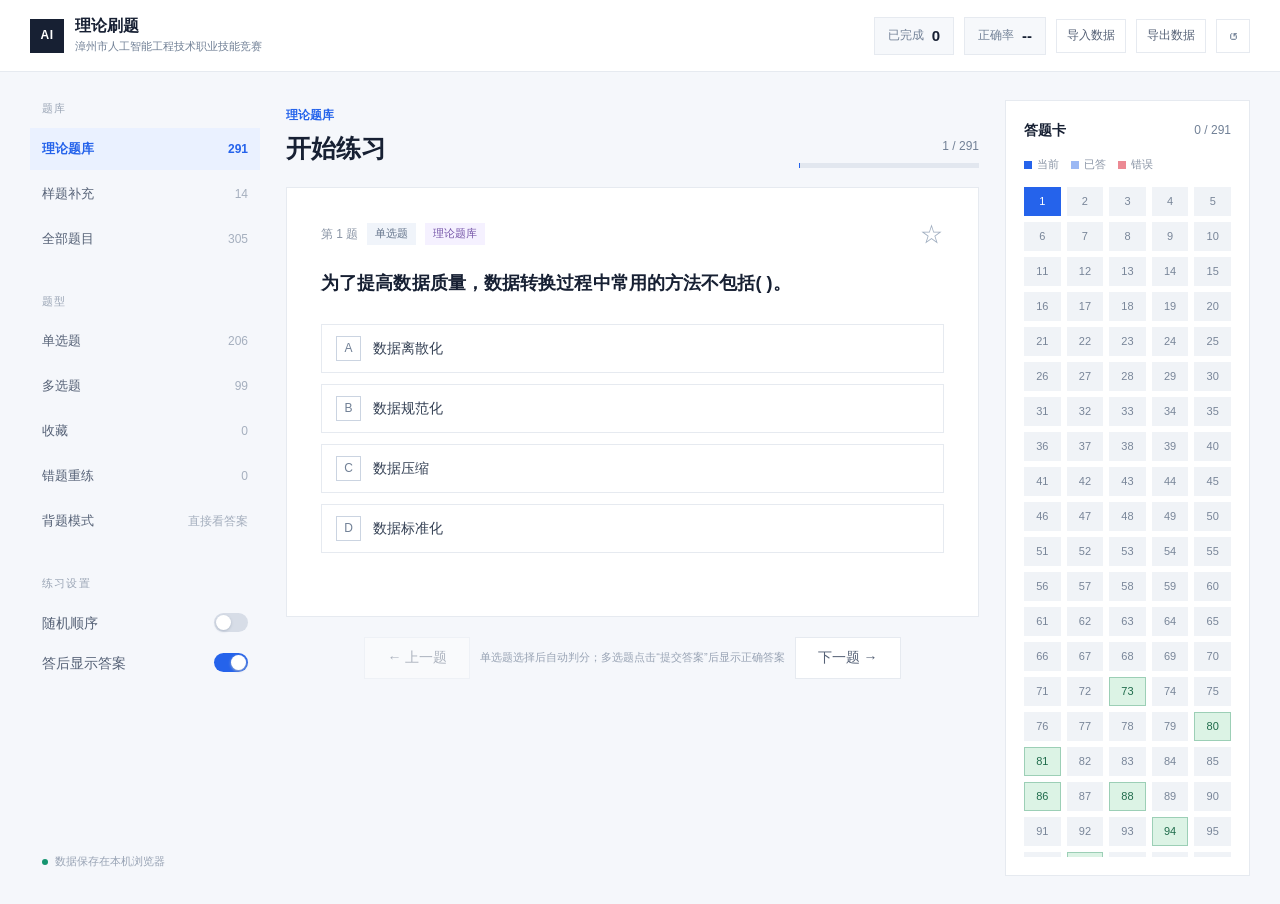
<file: index.html>
<!doctype html>
<html lang="zh-CN">
<head>
  <meta charset="UTF-8" />
  <meta name="viewport" content="width=device-width, initial-scale=1.0" />
  <title>智能工程技术 · 理论刷题</title>
  <link rel="stylesheet" href="style.css" />
</head>
<body>
  <header class="topbar">
    <div class="brand"><span class="brand-mark">AI</span><div><strong>理论刷题</strong><small>漳州市人工智能工程技术职业技能竞赛</small></div></div>
    <div class="top-actions"><div class="stat-chip"><span>已完成</span><b id="doneCount">0</b></div><div class="stat-chip"><span>正确率</span><b id="accuracy">--</b></div><button class="data-btn" id="importBtn" type="button" title="导入学习数据">导入数据</button><button class="data-btn" id="exportBtn" type="button" title="导出学习数据">导出数据</button><button class="icon-btn" id="resetBtn" title="清空本地记录">↺</button><input id="importFile" type="file" accept="application/json,.json" hidden></div>
  </header>
  <div class="layout">
    <aside class="sidebar">
      <div class="side-section"><div class="section-label">题库</div><button class="nav-btn active" data-source="theory"><span>理论题库</span><em id="theoryCount">291</em></button><button class="nav-btn" data-source="sample"><span>样题补充</span><em id="sampleCount">14</em></button><button class="nav-btn" data-source="all"><span>全部题目</span><em id="allCount">305</em></button></div>
      <div class="side-section"><div class="section-label">题型</div><button class="nav-btn" data-filter="single"><span>单选题</span><em id="singleCount">194</em></button><button class="nav-btn" data-filter="multiple"><span>多选题</span><em id="multipleCount">97</em></button><button class="nav-btn" data-filter="favorite"><span>收藏</span><em id="favoriteCount">0</em></button><button class="nav-btn" data-filter="wrong"><span>错题重练</span><em id="wrongCount">0</em></button><button class="nav-btn" data-mode="memorize"><span>背题模式</span><em>直接看答案</em></button></div>
      <div class="side-section"><div class="section-label">练习设置</div><label class="switch-row"><span>随机顺序</span><input type="checkbox" id="randomToggle"><i></i></label><label class="switch-row"><span>答后显示答案</span><input type="checkbox" id="instantToggle" checked><i></i></label></div>
      <div class="side-footer"><span class="dot"></span> 数据保存在本机浏览器</div>
    </aside>
    <main class="content">
      <div class="practice-head"><div><p class="eyebrow" id="modeLabel">全部题目</p><h1>开始练习</h1></div><div class="progress-wrap"><span id="progressText">1 / 130</span><div class="progress"><i id="progressBar"></i></div></div></div>
      <section class="question-card" id="questionCard"></section>
      <div class="bottom-actions"><button class="secondary-btn" id="prevBtn">← 上一题</button><span class="auto-submit-hint">单选题选择后自动判分；多选题点击“提交答案”后显示正确答案</span><button class="secondary-btn" id="nextBtn">下一题 →</button></div>
    </main>
    <aside class="palette-panel"><div class="palette-head"><strong>答题卡</strong><span id="paletteMeta">0 / 130</span></div><div class="legend"><span><i class="legend-dot current"></i>当前</span><span><i class="legend-dot done"></i>已答</span><span><i class="legend-dot wrong"></i>错误</span></div><div class="palette" id="palette"></div></aside>
  </div>
  <script src="questions.js"></script><script src="app.js"></script>
</body>
</html>
</file>
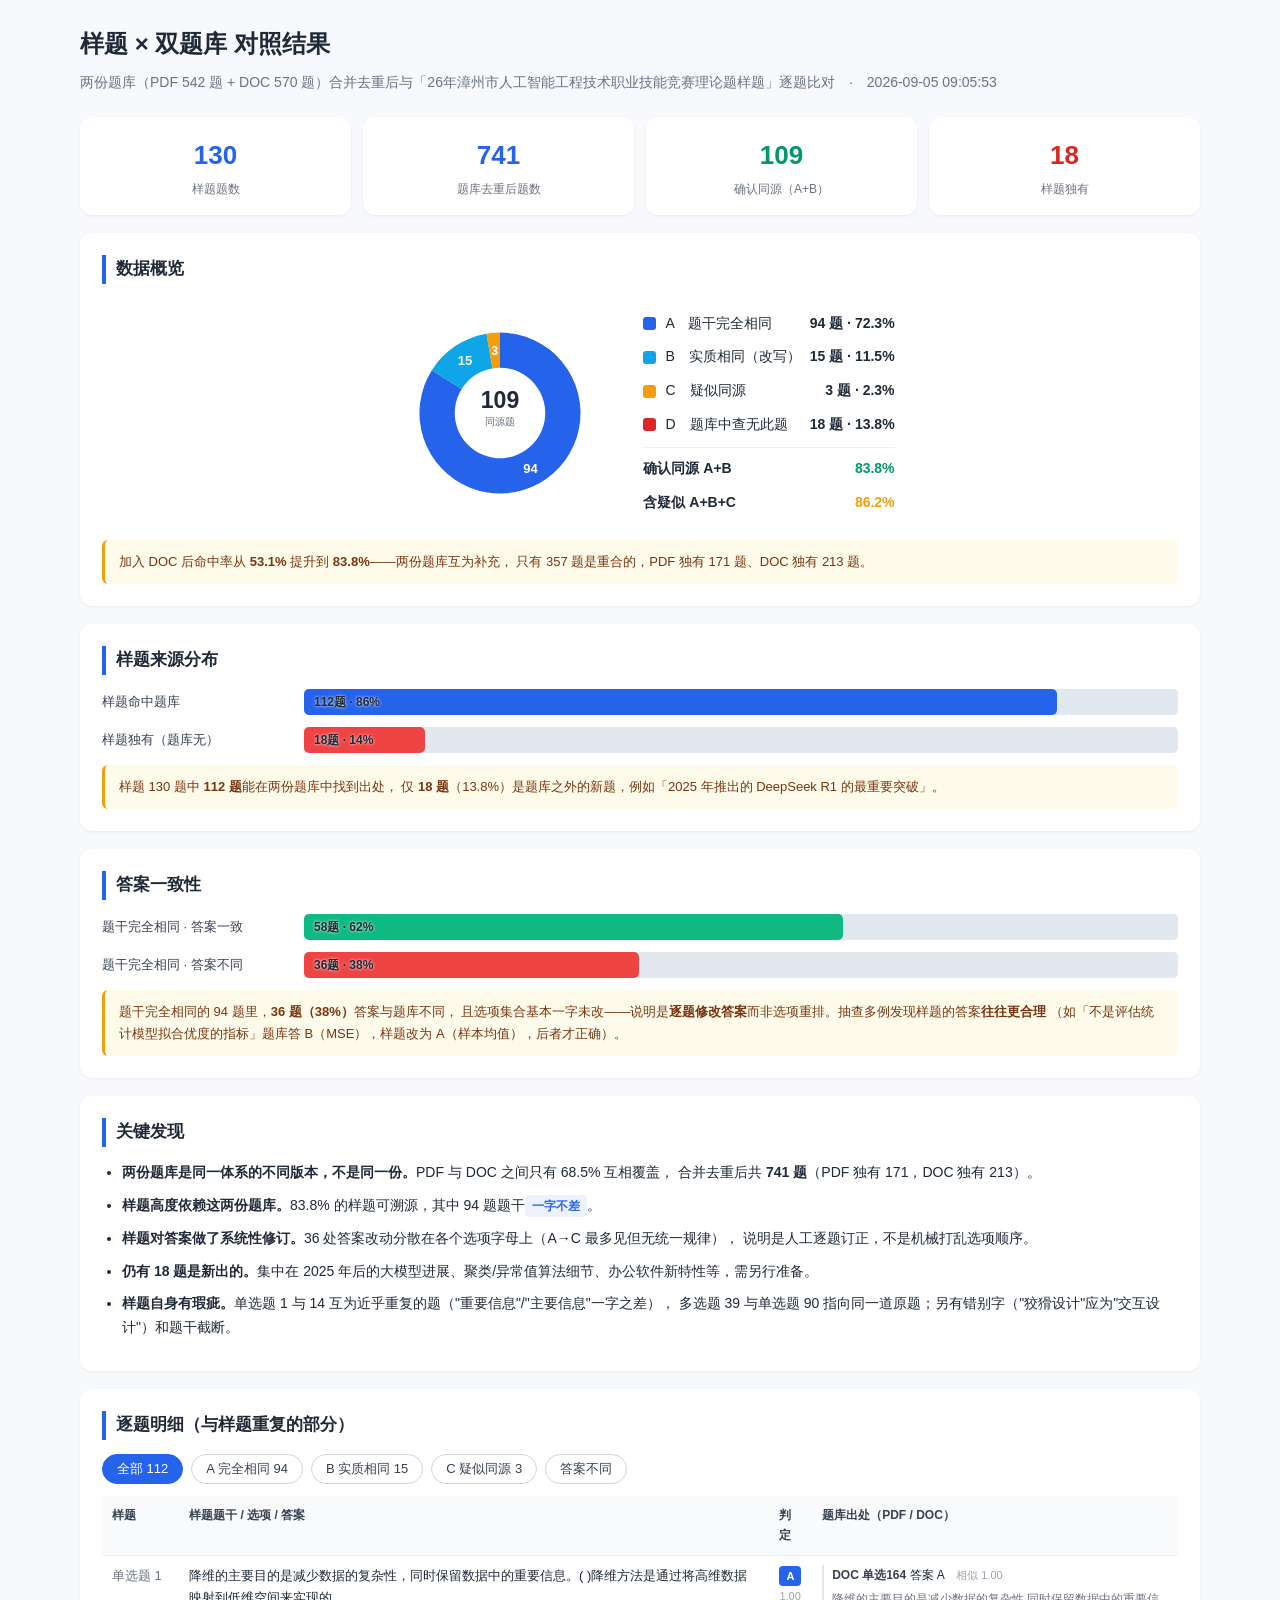
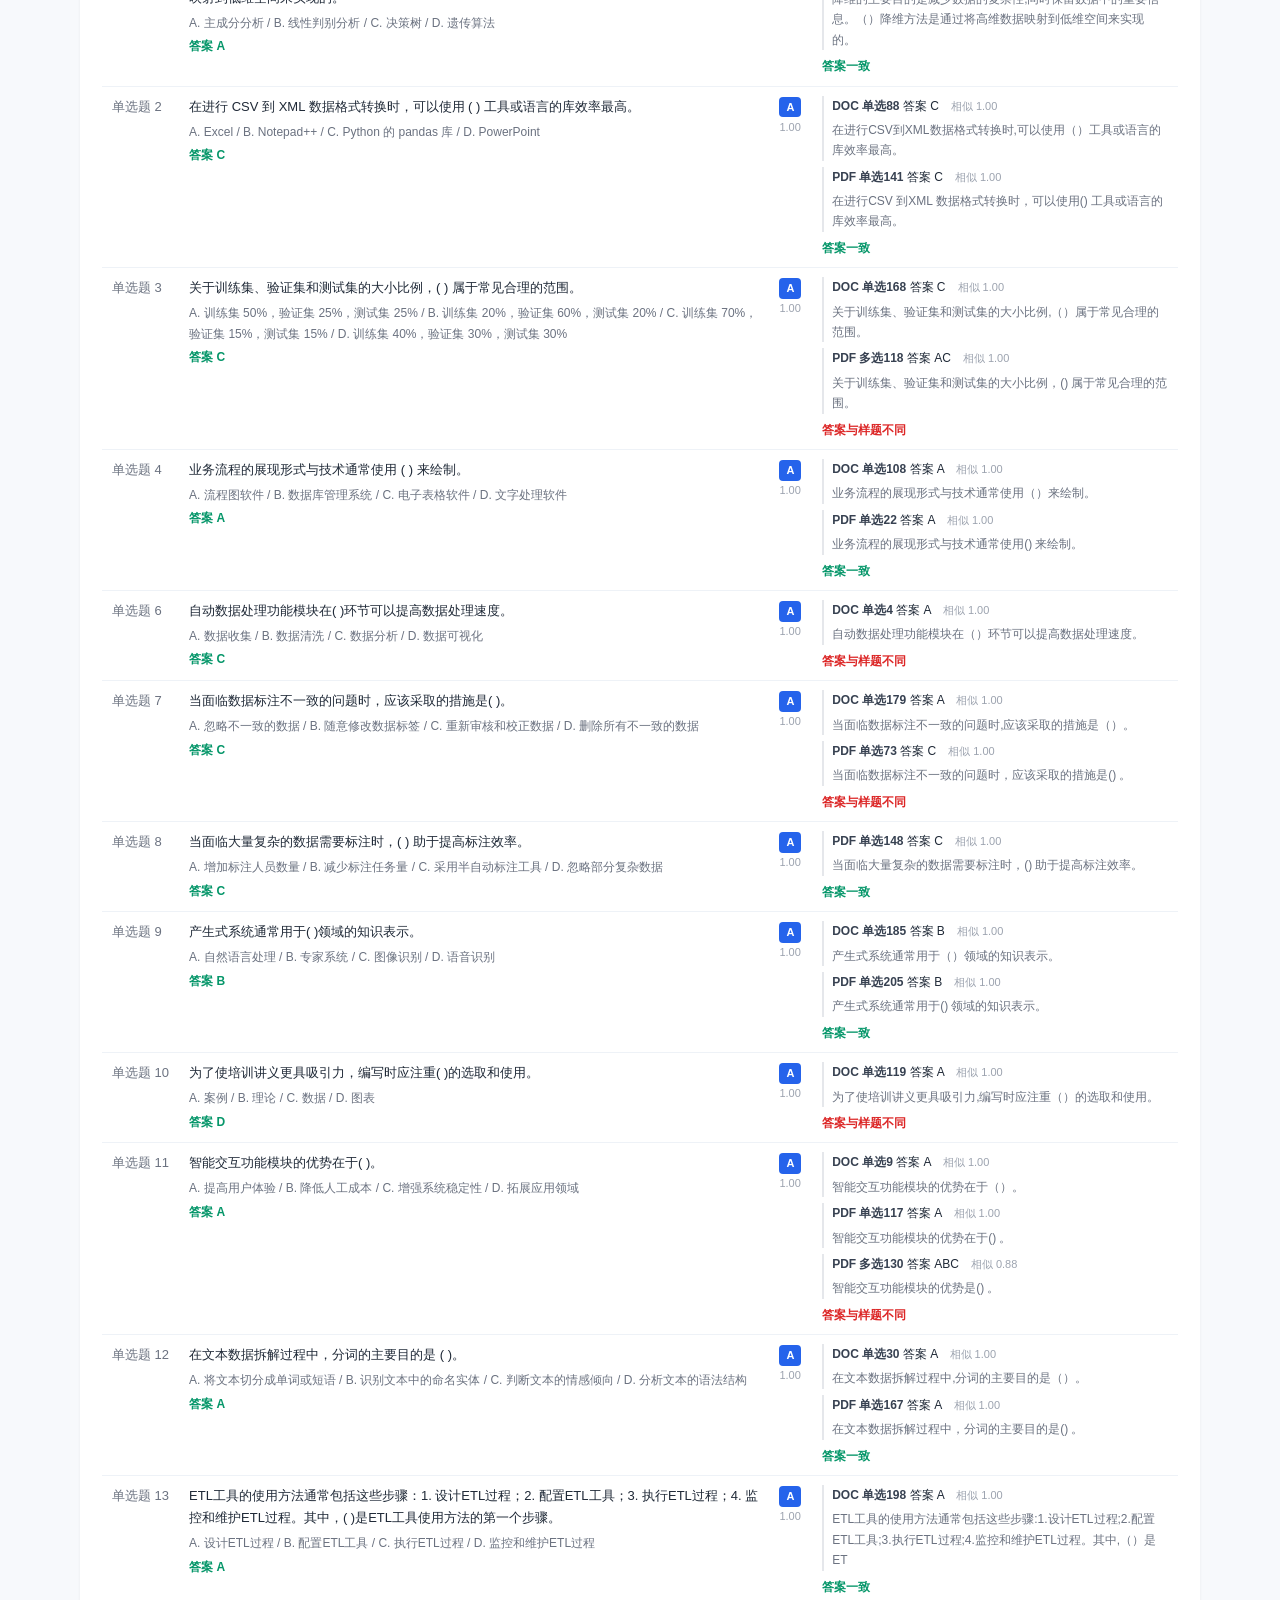
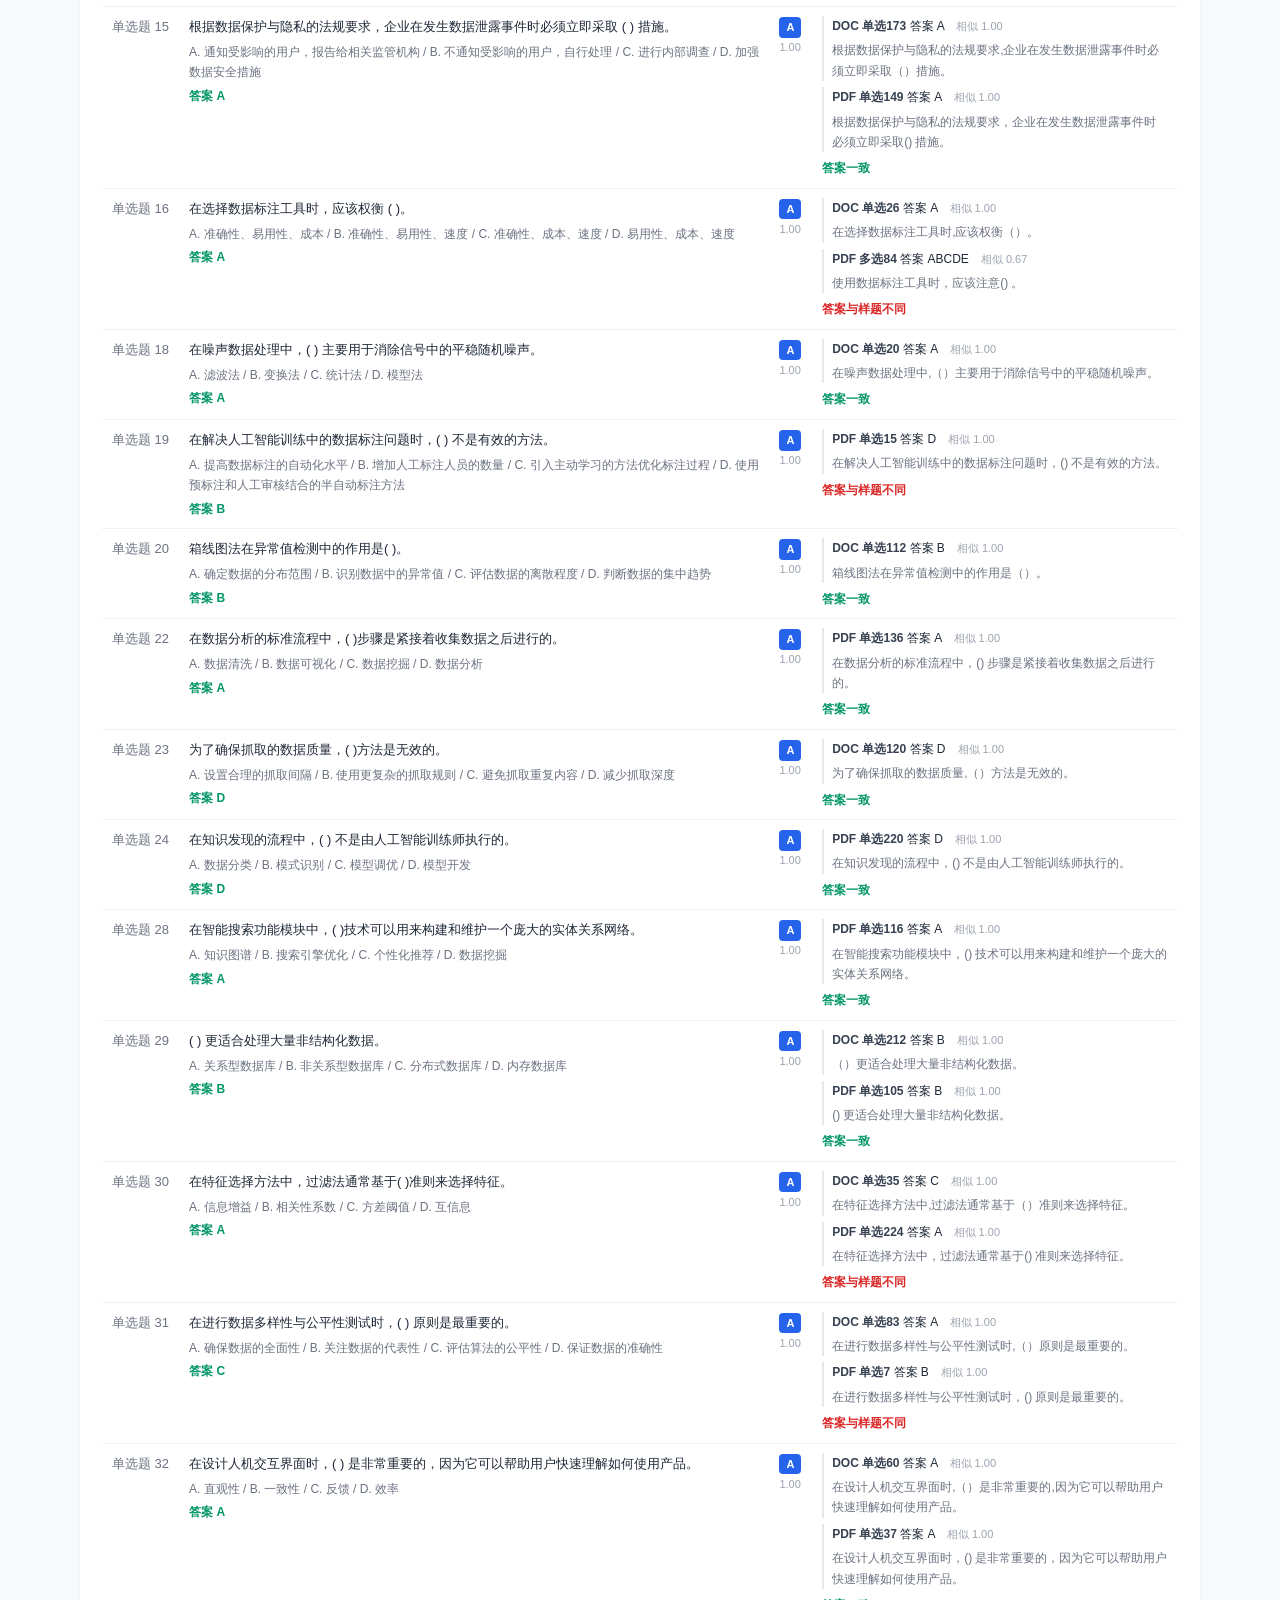
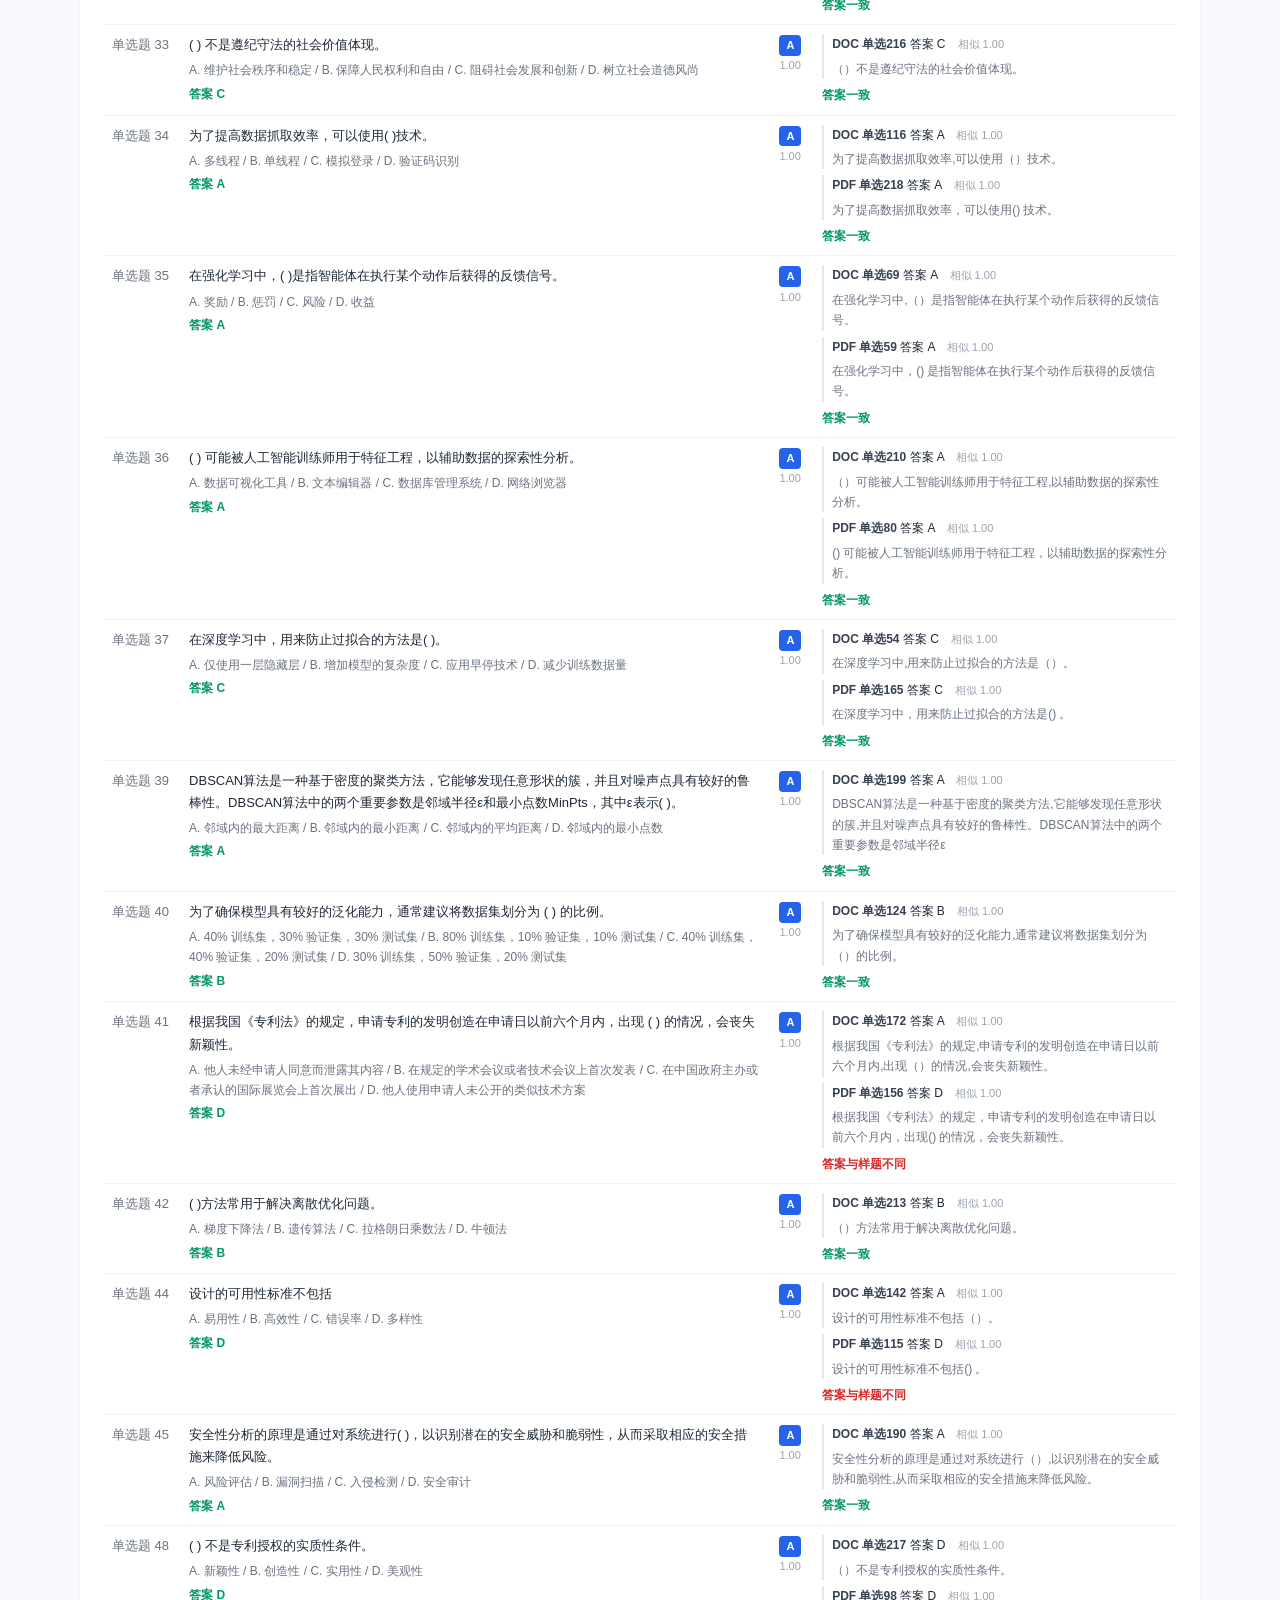
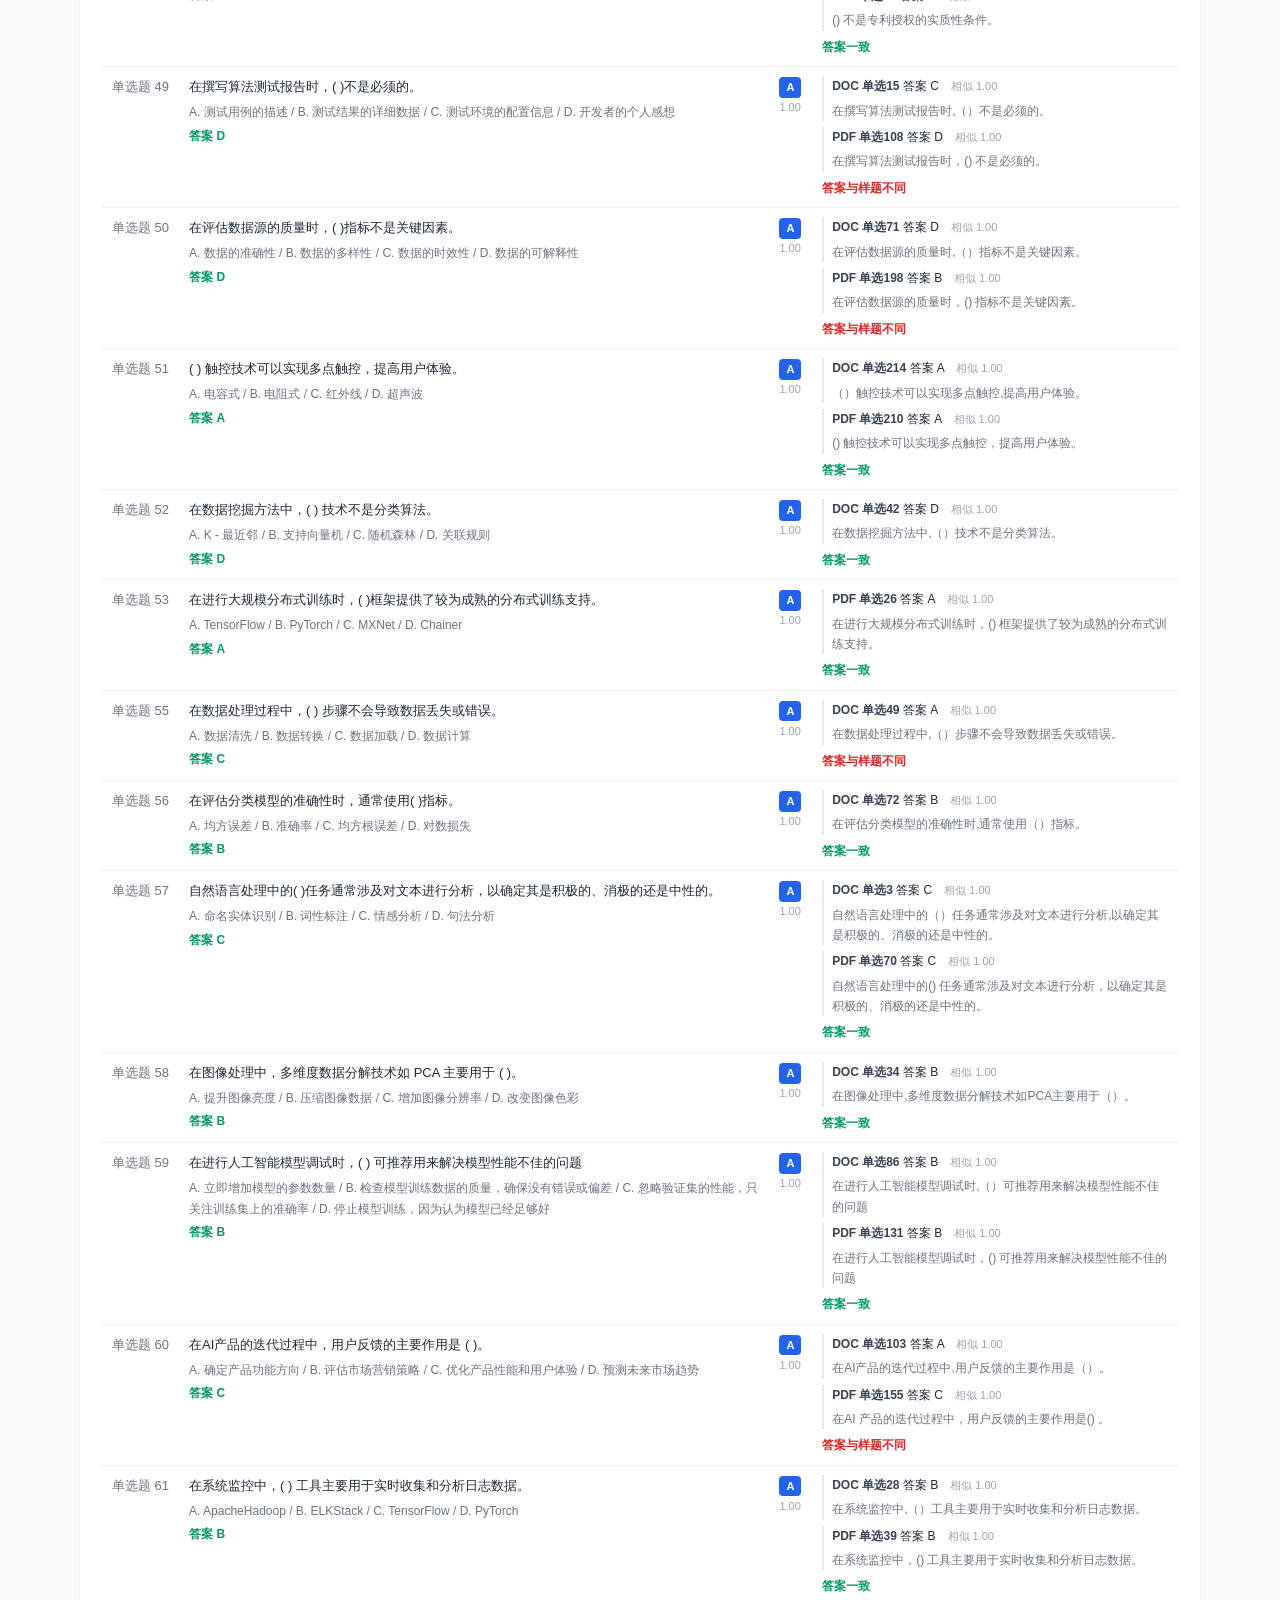
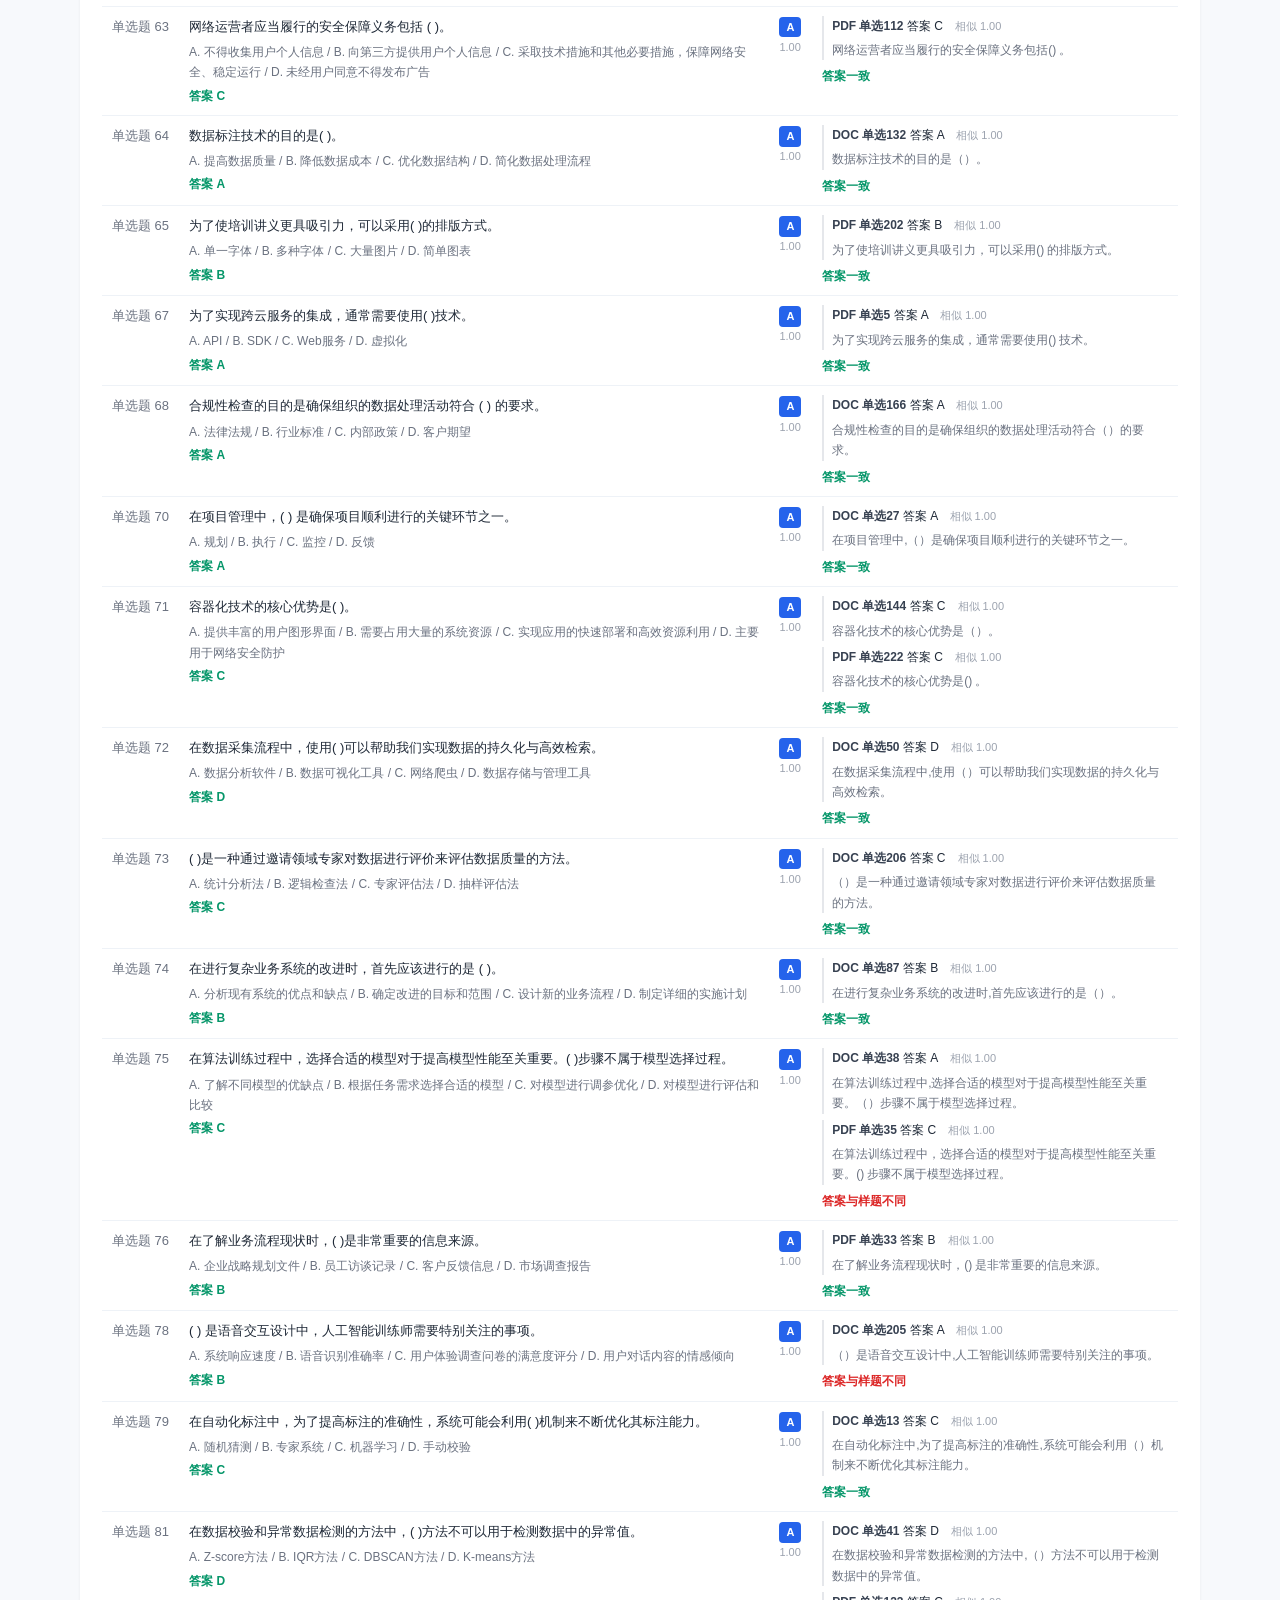
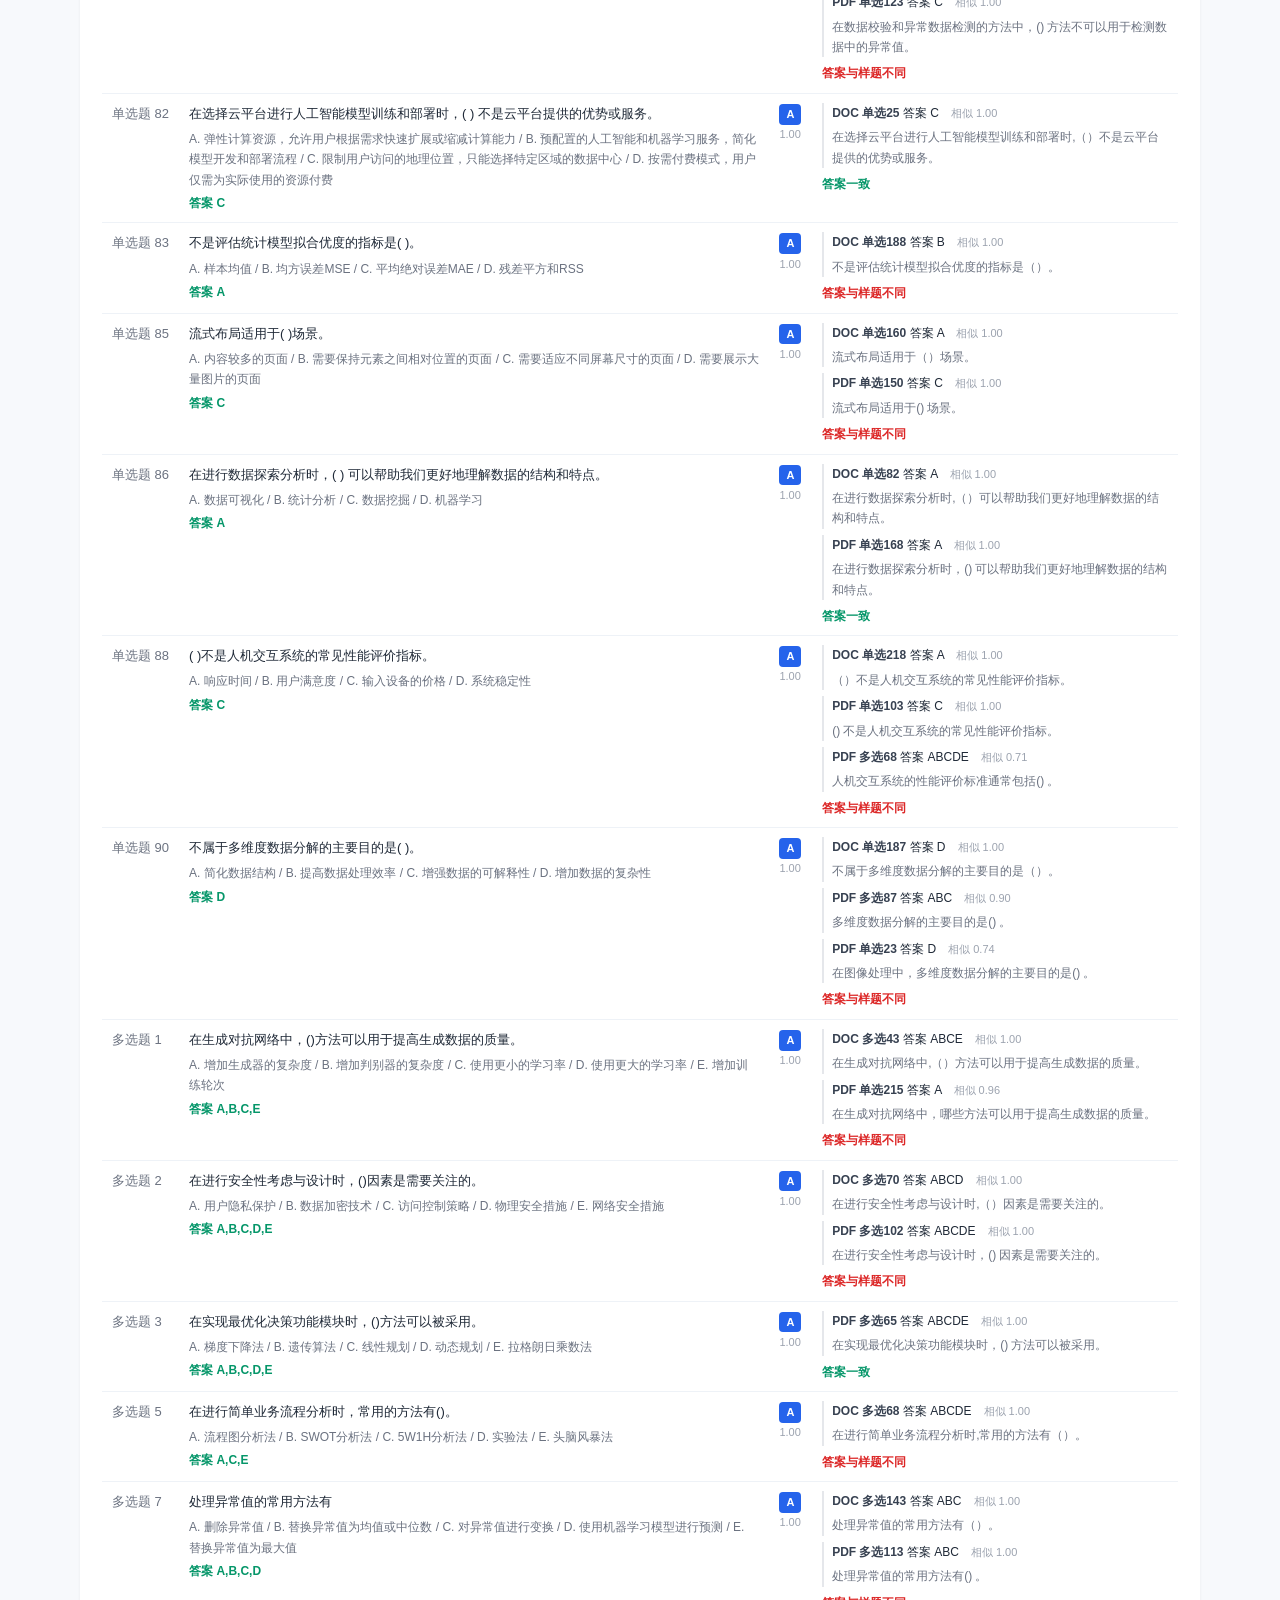
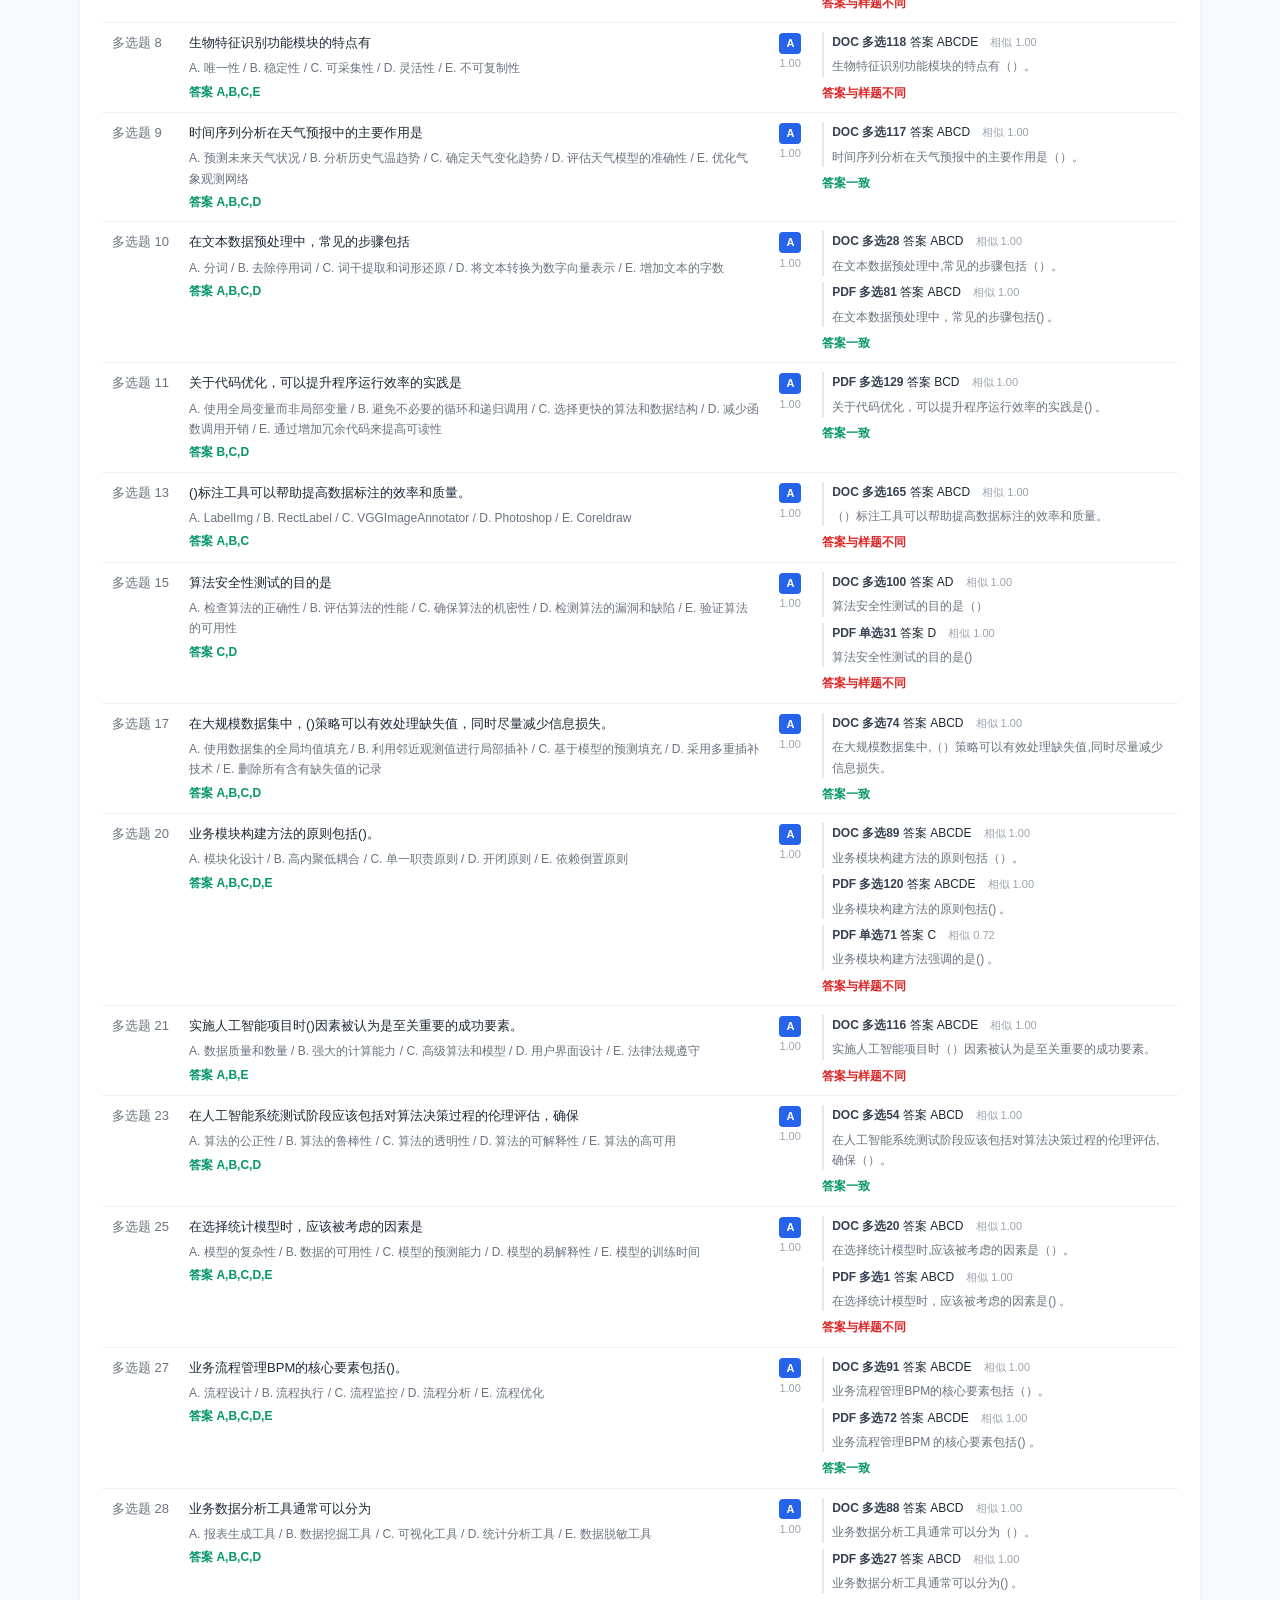
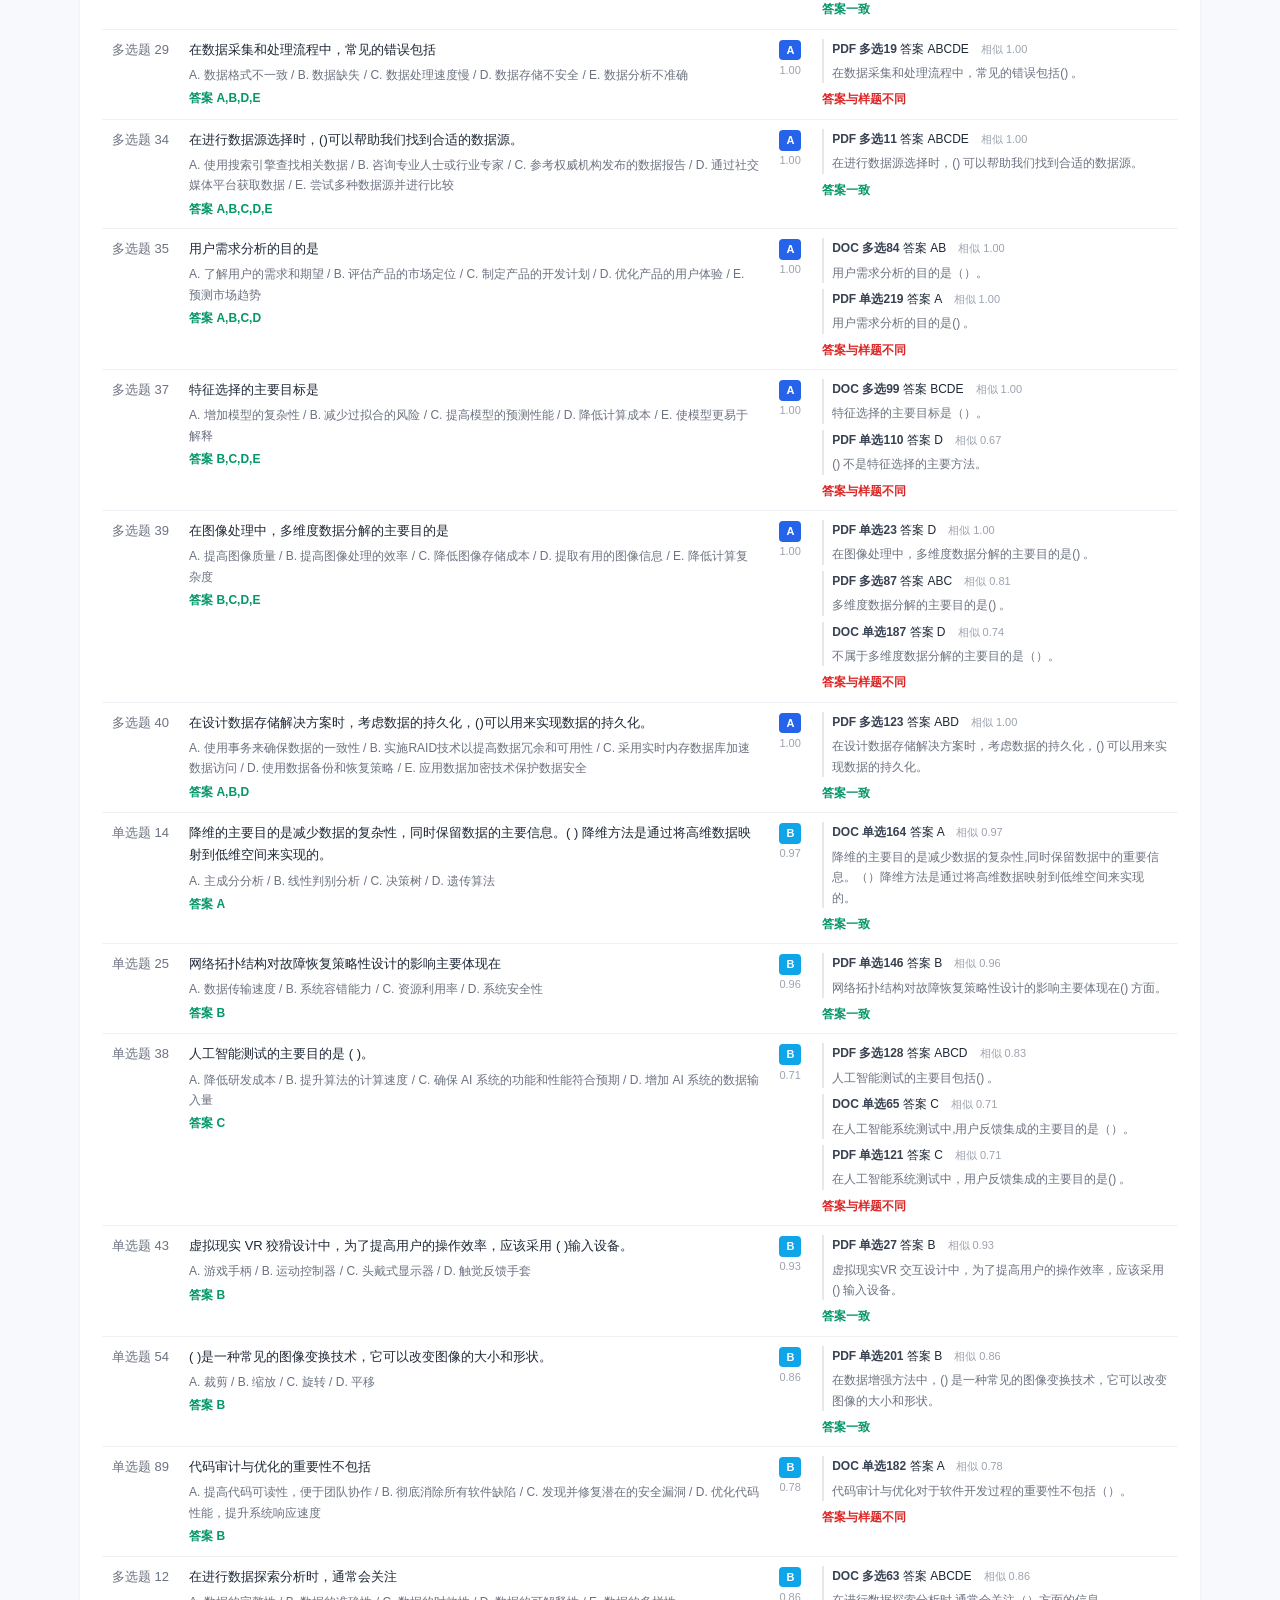
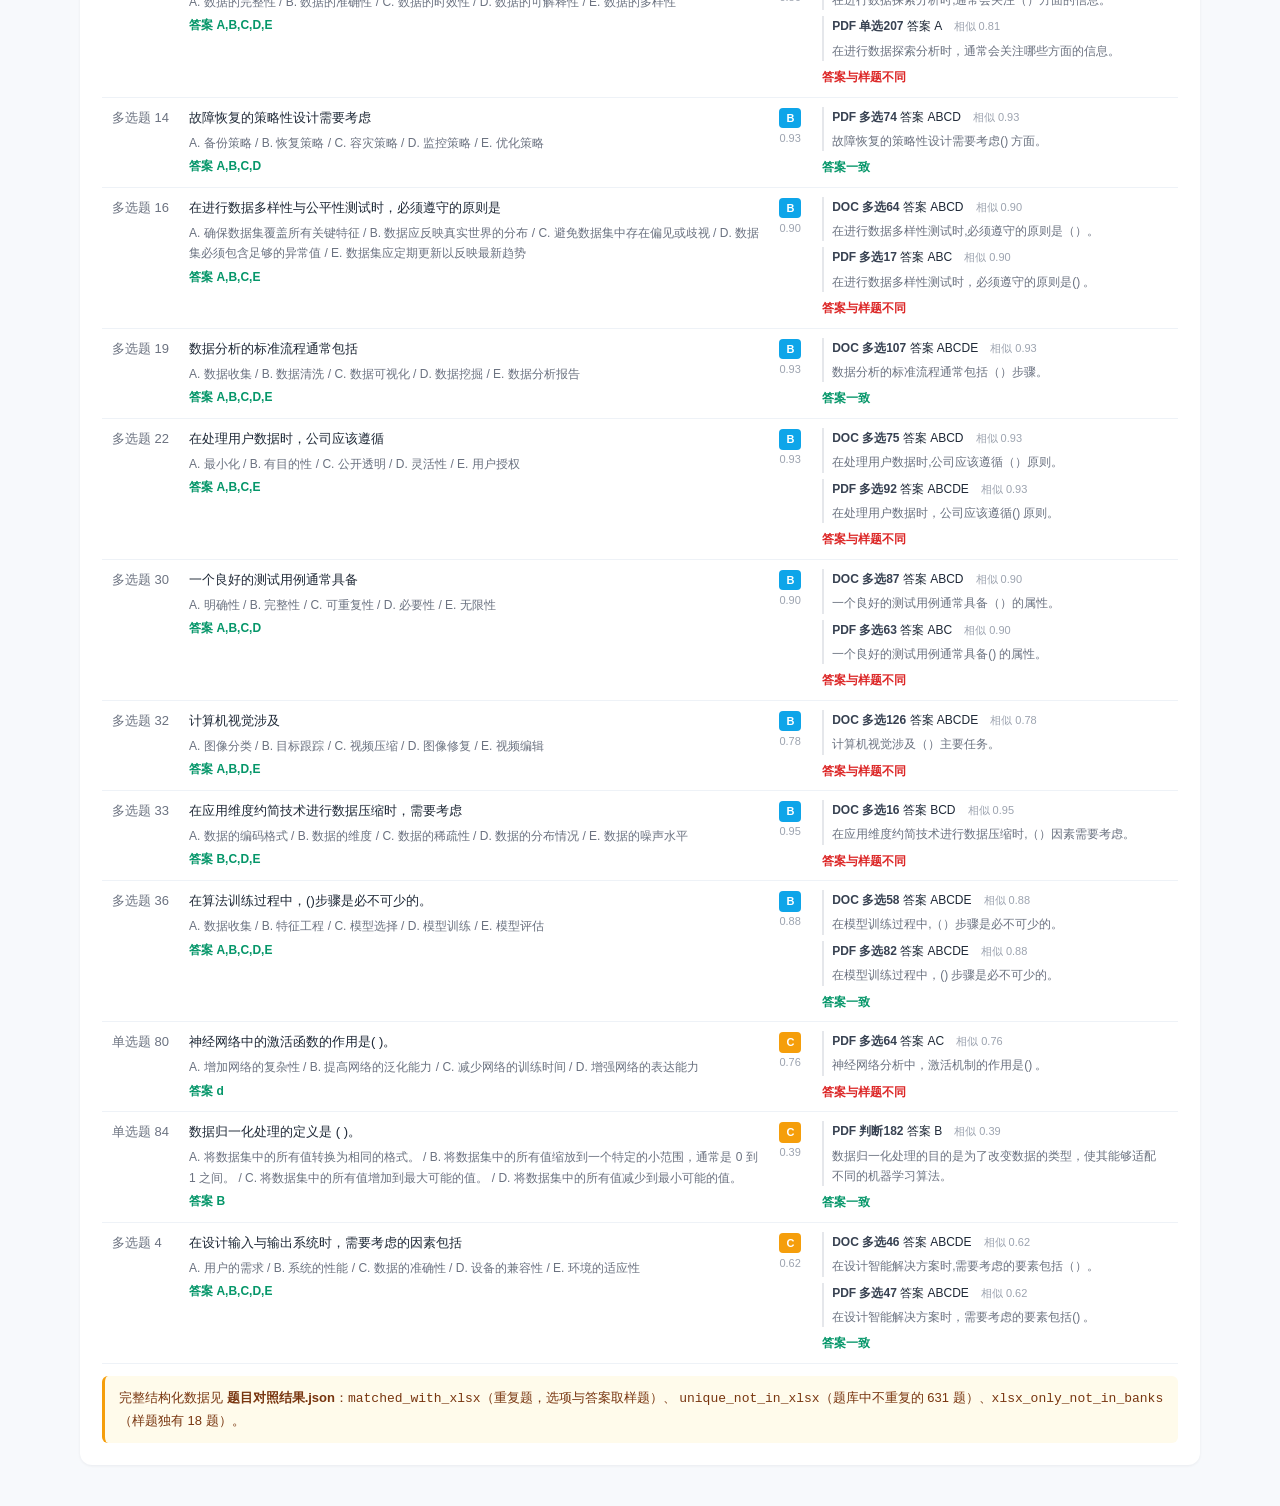
<file: docs/对照报告(含DOC).html>
<!DOCTYPE html><html lang="zh-CN"><head><meta charset="utf-8">
<meta name="viewport" content="width=device-width,initial-scale=1"><title>样题 × 双题库 对照结果</title>
<style>*{box-sizing:border-box;margin:0;padding:0}
body{font-family:-apple-system,BlinkMacSystemFont,"PingFang SC","Microsoft YaHei",sans-serif;
background:#F7F9FC;color:#1F2937;line-height:1.7;padding:24px 16px}
.wrap{max-width:1120px;margin:0 auto} h1{font-size:24px;margin-bottom:6px}
.sub{color:#6B7280;font-size:14px;margin-bottom:22px}
.card{background:#fff;border-radius:12px;padding:22px;margin-bottom:18px;box-shadow:0 1px 3px rgba(16,24,40,.06)}
h2{font-size:17px;margin-bottom:14px;padding-left:10px;border-left:4px solid #2563EB}
.kpis{display:grid;grid-template-columns:repeat(4,1fr);gap:12px;margin-bottom:18px}
.kpi{background:#fff;border-radius:12px;padding:16px;text-align:center;box-shadow:0 1px 3px rgba(16,24,40,.06)}
.kpi .v{font-size:26px;font-weight:700;color:#2563EB} .kpi .l{font-size:12px;color:#6B7280;margin-top:2px}
.chart{display:flex;gap:28px;align-items:center;flex-wrap:wrap;justify-content:center}
.donut{width:230px;height:230px;flex:0 0 auto}
.dlbl{fill:#fff;font-size:17px;font-weight:700;text-anchor:middle;dominant-baseline:central}
.dctr{fill:#1F2937;font-size:30px;font-weight:700;text-anchor:middle}
.dsub{fill:#6B7280;font-size:13px;text-anchor:middle}
.legend{display:flex;flex-direction:column;gap:10px;min-width:250px}
.lg{display:flex;align-items:center;gap:9px;font-size:14px} .lg i{width:13px;height:13px;border-radius:3px}
.lg b{margin-left:auto;font-variant-numeric:tabular-nums}
.bars{display:flex;flex-direction:column;gap:12px} .brow{display:flex;align-items:center;gap:12px}
.blab{flex:0 0 190px;font-size:13px;color:#374151}
.btrack{flex:1;position:relative;height:26px;background:#EEF2F7;border-radius:5px}
.btot{position:absolute;inset:0;background:#E2E8F0;border-radius:5px}
.bfill{position:absolute;left:0;top:0;height:26px;border-radius:5px}
.bval{position:absolute;left:10px;top:0;height:26px;line-height:26px;font-size:12px;font-weight:600;color:#1F2937;text-shadow:0 0 3px #fff}
ul{padding-left:20px} li{margin-bottom:9px;font-size:14px}
.tag{display:inline-block;background:#EEF2FF;color:#2563EB;border-radius:4px;padding:1px 7px;font-size:12px;font-weight:600}
.note{background:#FFFBEB;border-left:3px solid #F59E0B;padding:11px 14px;border-radius:6px;font-size:13px;color:#78350F;margin-top:12px}
.filters{display:flex;gap:8px;margin-bottom:12px;flex-wrap:wrap}
.filters button{border:1px solid #D1D5DB;background:#fff;border-radius:16px;padding:5px 14px;font-size:13px;cursor:pointer;color:#374151}
.filters button.on{background:#2563EB;color:#fff;border-color:#2563EB}
.tbox{overflow-x:auto} table{width:100%;border-collapse:collapse;font-size:13px}
th,td{padding:9px 10px;text-align:left;border-bottom:1px solid #EEF2F7;vertical-align:top}
th{background:#F9FAFB;font-weight:600;color:#374151;font-size:12px} td.c{white-space:nowrap;color:#6B7280}
.opt{color:#6B7280;font-size:12px;margin-top:4px}
.src{font-size:12px;margin-bottom:6px;padding-left:8px;border-left:2px solid #E5E7EB}
.src b{color:#374151} .sim{color:#9CA3AF;font-size:11px}
.ans{font-size:12px;font-weight:600;color:#059669;margin-top:3px} .ans.bad{color:#DC2626}
.bdg{display:inline-block;color:#fff;border-radius:4px;padding:1px 7px;font-size:11px;font-weight:700}
@media(max-width:720px){.kpis{grid-template-columns:repeat(2,1fr)}.blab{flex:0 0 110px;font-size:12px}table{font-size:12px}}
</style></head><body><div class="wrap">
<h1>样题 × 双题库 对照结果</h1>
<div class="sub">两份题库（PDF 542 题 + DOC 570 题）合并去重后与「26年漳州市人工智能工程技术职业技能竞赛理论题样题」逐题比对　·　2026-09-05 09:05:53</div>

<div class="kpis">
<div class="kpi"><div class="v">130</div><div class="l">样题题数</div></div>
<div class="kpi"><div class="v">741</div><div class="l">题库去重后题数</div></div>
<div class="kpi"><div class="v" style="color:#059669">109</div><div class="l">确认同源（A+B）</div></div>
<div class="kpi"><div class="v" style="color:#DC2626">18</div><div class="l">样题独有</div></div>
</div>

<div class="card"><h2>数据概览</h2><div class="chart">
<svg viewBox="0 0 300 300" class="donut"><path d="M150.00,45.00 A105,105 0 1 1 61.09,94.14 L100.04,118.61 A59,59 0 1 0 150.00,91.00 Z" fill="#2563EB"/><text x="189.7" y="221.8" class="dlbl">94</text><path d="M61.09,94.14 A105,105 0 0 1 132.41,46.48 L140.12,91.83 A59,59 0 0 0 100.04,118.61 Z" fill="#0EA5E9"/><text x="104.4" y="81.8" class="dlbl">15</text><path d="M132.41,46.48 A105,105 0 0 1 150.00,45.00 L150.00,91.00 A59,59 0 0 0 140.12,91.83 Z" fill="#F59E0B"/><text x="143.1" y="68.3" class="dlbl">3</text><text x="150" y="143" class="dctr">109</text><text x="150" y="166" class="dsub">同源题</text></svg>
<div class="legend">
<div class="lg"><i style="background:#2563EB"></i><span>A　题干完全相同</span><b>94 题 · 72.3%</b></div>
<div class="lg"><i style="background:#0EA5E9"></i><span>B　实质相同（改写）</span><b>15 题 · 11.5%</b></div>
<div class="lg"><i style="background:#F59E0B"></i><span>C　疑似同源</span><b>3 题 · 2.3%</b></div>
<div class="lg"><i style="background:#DC2626"></i><span>D　题库中查无此题</span><b>18 题 · 13.8%</b></div>
<div class="lg" style="border-top:1px solid #EEF2F7;padding-top:9px"><span style="font-weight:600">确认同源 A+B</span><b style="color:#059669">83.8%</b></div>
<div class="lg"><span style="font-weight:600">含疑似 A+B+C</span><b style="color:#F59E0B">86.2%</b></div>
</div></div>
<div class="note">加入 DOC 后命中率从 <b>53.1%</b> 提升到 <b>83.8%</b>——两份题库互为补充，
只有 357 题是重合的，PDF 独有 171 题、DOC 独有 213 题。</div>
</div>

<div class="card"><h2>样题来源分布</h2><div class="bars"><div class="brow"><div class="blab">样题命中题库</div><div class="btrack">
        <div class="btot" style="width:100.0%"></div>
        <div class="bfill" style="width:86.2%;background:#2563EB"></div>
        <span class="bval">112题 · 86%</span></div></div><div class="brow"><div class="blab">样题独有（题库无）</div><div class="btrack">
        <div class="btot" style="width:100.0%"></div>
        <div class="bfill" style="width:13.8%;background:#EF4444"></div>
        <span class="bval">18题 · 14%</span></div></div></div>
<div class="note">样题 130 题中 <b>112 题</b>能在两份题库中找到出处，
仅 <b>18 题</b>（13.8%）是题库之外的新题，例如「2025 年推出的 DeepSeek R1 的最重要突破」。</div>
</div>

<div class="card"><h2>答案一致性</h2><div class="bars"><div class="brow"><div class="blab">题干完全相同 · 答案一致</div><div class="btrack">
        <div class="btot" style="width:100.0%"></div>
        <div class="bfill" style="width:61.7%;background:#10B981"></div>
        <span class="bval">58题 · 62%</span></div></div><div class="brow"><div class="blab">题干完全相同 · 答案不同</div><div class="btrack">
        <div class="btot" style="width:100.0%"></div>
        <div class="bfill" style="width:38.3%;background:#EF4444"></div>
        <span class="bval">36题 · 38%</span></div></div></div>
<div class="note">题干完全相同的 94 题里，<b>36 题（38%）</b>答案与题库不同，
且选项集合基本一字未改——说明是<b>逐题修改答案</b>而非选项重排。抽查多例发现样题的答案<b>往往更合理</b>
（如「不是评估统计模型拟合优度的指标」题库答 B（MSE），样题改为 A（样本均值），后者才正确）。</div>
</div>

<div class="card"><h2>关键发现</h2><ul>
<li><b>两份题库是同一体系的不同版本，不是同一份。</b>PDF 与 DOC 之间只有 68.5% 互相覆盖，
合并去重后共 <b>741 题</b>（PDF 独有 171，DOC 独有 213）。</li>
<li><b>样题高度依赖这两份题库。</b>83.8% 的样题可溯源，其中 94 题题干<span class="tag">一字不差</span>。</li>
<li><b>样题对答案做了系统性修订。</b>36 处答案改动分散在各个选项字母上（A→C 最多见但无统一规律），
说明是人工逐题订正，不是机械打乱选项顺序。</li>
<li><b>仍有 18 题是新出的。</b>集中在 2025 年后的大模型进展、聚类/异常值算法细节、办公软件新特性等，需另行准备。</li>
<li><b>样题自身有瑕疵。</b>单选题 1 与 14 互为近乎重复的题（"重要信息"/"主要信息"一字之差），
多选题 39 与单选题 90 指向同一道原题；另有错别字（"狡猾设计"应为"交互设计"）和题干截断。</li>
</ul></div>

<div class="card"><h2>逐题明细（与样题重复的部分）</h2>
<div class="filters"><button class="on" data-f="all">全部 112</button>
<button data-f="A">A 完全相同 94</button>
<button data-f="B">B 实质相同 15</button>
<button data-f="C">C 疑似同源 3</button>
<button data-f="X">答案不同</button></div>
<div class="tbox"><table id="tb"><thead><tr><th>样题</th><th>样题题干 / 选项 / 答案</th><th>判定</th>
<th>题库出处（PDF / DOC）</th></tr></thead><tbody><tr data-cls="A">
      <td class="c">单选题 1</td>
      <td>降维的主要目的是减少数据的复杂性，同时保留数据中的重要信息。( )降维方法是通过将高维数据映射到低维空间来实现的。<div class="opt">A. 主成分分析 / B. 线性判别分析 / C. 决策树 / D. 遗传算法</div>
        <div class="ans">答案 A</div></td>
      <td><span class="bdg" style="background:#2563EB">A</span>
        <div class="sim">1.00</div></td>
      <td><div class="src"><b>DOC 单选164</b> 答案 A　<span class="sim">相似 1.00</span><div class="opt">降维的主要目的是减少数据的复杂性,同时保留数据中的重要信息。（）降维方法是通过将高维数据映射到低维空间来实现的。</div></div><div class="ans ">答案一致</div></td></tr><tr data-cls="A">
      <td class="c">单选题 2</td>
      <td>在进行 CSV 到 XML 数据格式转换时，可以使用 ( ) 工具或语言的库效率最高。<div class="opt">A. Excel / B. Notepad++ / C. Python 的 pandas 库 / D. PowerPoint</div>
        <div class="ans">答案 C</div></td>
      <td><span class="bdg" style="background:#2563EB">A</span>
        <div class="sim">1.00</div></td>
      <td><div class="src"><b>DOC 单选88</b> 答案 C　<span class="sim">相似 1.00</span><div class="opt">在进行CSV到XML数据格式转换时,可以使用（）工具或语言的库效率最高。</div></div><div class="src"><b>PDF 单选141</b> 答案 C　<span class="sim">相似 1.00</span><div class="opt">在进行CSV 到XML 数据格式转换时，可以使用() 工具或语言的库效率最高。</div></div><div class="ans ">答案一致</div></td></tr><tr data-cls="A">
      <td class="c">单选题 3</td>
      <td>关于训练集、验证集和测试集的大小比例，( ) 属于常见合理的范围。<div class="opt">A. 训练集 50%，验证集 25%，测试集 25% / B. 训练集 20%，验证集 60%，测试集 20% / C. 训练集 70%，验证集 15%，测试集 15% / D. 训练集 40%，验证集 30%，测试集 30%</div>
        <div class="ans">答案 C</div></td>
      <td><span class="bdg" style="background:#2563EB">A</span>
        <div class="sim">1.00</div></td>
      <td><div class="src"><b>DOC 单选168</b> 答案 C　<span class="sim">相似 1.00</span><div class="opt">关于训练集、验证集和测试集的大小比例,（）属于常见合理的范围。</div></div><div class="src"><b>PDF 多选118</b> 答案 AC　<span class="sim">相似 1.00</span><div class="opt">关于训练集、验证集和测试集的大小比例，() 属于常见合理的范围。</div></div><div class="ans bad">答案与样题不同</div></td></tr><tr data-cls="A">
      <td class="c">单选题 4</td>
      <td>业务流程的展现形式与技术通常使用 ( ) 来绘制。<div class="opt">A. 流程图软件 / B. 数据库管理系统 / C. 电子表格软件 / D. 文字处理软件</div>
        <div class="ans">答案 A</div></td>
      <td><span class="bdg" style="background:#2563EB">A</span>
        <div class="sim">1.00</div></td>
      <td><div class="src"><b>DOC 单选108</b> 答案 A　<span class="sim">相似 1.00</span><div class="opt">业务流程的展现形式与技术通常使用（）来绘制。</div></div><div class="src"><b>PDF 单选22</b> 答案 A　<span class="sim">相似 1.00</span><div class="opt">业务流程的展现形式与技术通常使用() 来绘制。</div></div><div class="ans ">答案一致</div></td></tr><tr data-cls="A">
      <td class="c">单选题 6</td>
      <td>自动数据处理功能模块在( )环节可以提高数据处理速度。<div class="opt">A. 数据收集 / B. 数据清洗 / C. 数据分析 / D. 数据可视化</div>
        <div class="ans">答案 C</div></td>
      <td><span class="bdg" style="background:#2563EB">A</span>
        <div class="sim">1.00</div></td>
      <td><div class="src"><b>DOC 单选4</b> 答案 A　<span class="sim">相似 1.00</span><div class="opt">自动数据处理功能模块在（）环节可以提高数据处理速度。</div></div><div class="ans bad">答案与样题不同</div></td></tr><tr data-cls="A">
      <td class="c">单选题 7</td>
      <td>当面临数据标注不一致的问题时，应该采取的措施是( )。<div class="opt">A. 忽略不一致的数据 / B. 随意修改数据标签 / C. 重新审核和校正数据 / D. 删除所有不一致的数据</div>
        <div class="ans">答案 C</div></td>
      <td><span class="bdg" style="background:#2563EB">A</span>
        <div class="sim">1.00</div></td>
      <td><div class="src"><b>DOC 单选179</b> 答案 A　<span class="sim">相似 1.00</span><div class="opt">当面临数据标注不一致的问题时,应该采取的措施是（）。</div></div><div class="src"><b>PDF 单选73</b> 答案 C　<span class="sim">相似 1.00</span><div class="opt">当面临数据标注不一致的问题时，应该采取的措施是() 。</div></div><div class="ans bad">答案与样题不同</div></td></tr><tr data-cls="A">
      <td class="c">单选题 8</td>
      <td>当面临大量复杂的数据需要标注时，( ) 助于提高标注效率。<div class="opt">A. 增加标注人员数量 / B. 减少标注任务量 / C. 采用半自动标注工具 / D. 忽略部分复杂数据</div>
        <div class="ans">答案 C</div></td>
      <td><span class="bdg" style="background:#2563EB">A</span>
        <div class="sim">1.00</div></td>
      <td><div class="src"><b>PDF 单选148</b> 答案 C　<span class="sim">相似 1.00</span><div class="opt">当面临大量复杂的数据需要标注时，() 助于提高标注效率。</div></div><div class="ans ">答案一致</div></td></tr><tr data-cls="A">
      <td class="c">单选题 9</td>
      <td>产生式系统通常用于( )领域的知识表示。<div class="opt">A. 自然语言处理 / B. 专家系统 / C. 图像识别 / D. 语音识别</div>
        <div class="ans">答案 B</div></td>
      <td><span class="bdg" style="background:#2563EB">A</span>
        <div class="sim">1.00</div></td>
      <td><div class="src"><b>DOC 单选185</b> 答案 B　<span class="sim">相似 1.00</span><div class="opt">产生式系统通常用于（）领域的知识表示。</div></div><div class="src"><b>PDF 单选205</b> 答案 B　<span class="sim">相似 1.00</span><div class="opt">产生式系统通常用于() 领域的知识表示。</div></div><div class="ans ">答案一致</div></td></tr><tr data-cls="A">
      <td class="c">单选题 10</td>
      <td>为了使培训讲义更具吸引力，编写时应注重( )的选取和使用。<div class="opt">A. 案例 / B. 理论 / C. 数据 / D. 图表</div>
        <div class="ans">答案 D</div></td>
      <td><span class="bdg" style="background:#2563EB">A</span>
        <div class="sim">1.00</div></td>
      <td><div class="src"><b>DOC 单选119</b> 答案 A　<span class="sim">相似 1.00</span><div class="opt">为了使培训讲义更具吸引力,编写时应注重（）的选取和使用。</div></div><div class="ans bad">答案与样题不同</div></td></tr><tr data-cls="A">
      <td class="c">单选题 11</td>
      <td>智能交互功能模块的优势在于( )。<div class="opt">A. 提高用户体验 / B. 降低人工成本 / C. 增强系统稳定性 / D. 拓展应用领域</div>
        <div class="ans">答案 A</div></td>
      <td><span class="bdg" style="background:#2563EB">A</span>
        <div class="sim">1.00</div></td>
      <td><div class="src"><b>DOC 单选9</b> 答案 A　<span class="sim">相似 1.00</span><div class="opt">智能交互功能模块的优势在于（）。</div></div><div class="src"><b>PDF 单选117</b> 答案 A　<span class="sim">相似 1.00</span><div class="opt">智能交互功能模块的优势在于() 。</div></div><div class="src"><b>PDF 多选130</b> 答案 ABC　<span class="sim">相似 0.88</span><div class="opt">智能交互功能模块的优势是() 。</div></div><div class="ans bad">答案与样题不同</div></td></tr><tr data-cls="A">
      <td class="c">单选题 12</td>
      <td>在文本数据拆解过程中，分词的主要目的是 ( )。<div class="opt">A. 将文本切分成单词或短语 / B. 识别文本中的命名实体 / C. 判断文本的情感倾向 / D. 分析文本的语法结构</div>
        <div class="ans">答案 A</div></td>
      <td><span class="bdg" style="background:#2563EB">A</span>
        <div class="sim">1.00</div></td>
      <td><div class="src"><b>DOC 单选30</b> 答案 A　<span class="sim">相似 1.00</span><div class="opt">在文本数据拆解过程中,分词的主要目的是（）。</div></div><div class="src"><b>PDF 单选167</b> 答案 A　<span class="sim">相似 1.00</span><div class="opt">在文本数据拆解过程中，分词的主要目的是() 。</div></div><div class="ans ">答案一致</div></td></tr><tr data-cls="A">
      <td class="c">单选题 13</td>
      <td>ETL工具的使用方法通常包括这些步骤：1. 设计ETL过程；2. 配置ETL工具；3. 执行ETL过程；4. 监控和维护ETL过程。其中，( )是ETL工具使用方法的第一个步骤。<div class="opt">A. 设计ETL过程 / B. 配置ETL工具 / C. 执行ETL过程 / D. 监控和维护ETL过程</div>
        <div class="ans">答案 A</div></td>
      <td><span class="bdg" style="background:#2563EB">A</span>
        <div class="sim">1.00</div></td>
      <td><div class="src"><b>DOC 单选198</b> 答案 A　<span class="sim">相似 1.00</span><div class="opt">ETL工具的使用方法通常包括这些步骤:1.设计ETL过程;2.配置ETL工具;3.执行ETL过程;4.监控和维护ETL过程。其中,（）是ET</div></div><div class="ans ">答案一致</div></td></tr><tr data-cls="A">
      <td class="c">单选题 15</td>
      <td>根据数据保护与隐私的法规要求，企业在发生数据泄露事件时必须立即采取 ( ) 措施。<div class="opt">A. 通知受影响的用户，报告给相关监管机构 / B. 不通知受影响的用户，自行处理 / C. 进行内部调查 / D. 加强数据安全措施</div>
        <div class="ans">答案 A</div></td>
      <td><span class="bdg" style="background:#2563EB">A</span>
        <div class="sim">1.00</div></td>
      <td><div class="src"><b>DOC 单选173</b> 答案 A　<span class="sim">相似 1.00</span><div class="opt">根据数据保护与隐私的法规要求,企业在发生数据泄露事件时必须立即采取（）措施。</div></div><div class="src"><b>PDF 单选149</b> 答案 A　<span class="sim">相似 1.00</span><div class="opt">根据数据保护与隐私的法规要求，企业在发生数据泄露事件时必须立即采取() 措施。</div></div><div class="ans ">答案一致</div></td></tr><tr data-cls="A">
      <td class="c">单选题 16</td>
      <td>在选择数据标注工具时，应该权衡 ( )。<div class="opt">A. 准确性、易用性、成本 / B. 准确性、易用性、速度 / C. 准确性、成本、速度 / D. 易用性、成本、速度</div>
        <div class="ans">答案 A</div></td>
      <td><span class="bdg" style="background:#2563EB">A</span>
        <div class="sim">1.00</div></td>
      <td><div class="src"><b>DOC 单选26</b> 答案 A　<span class="sim">相似 1.00</span><div class="opt">在选择数据标注工具时,应该权衡（）。</div></div><div class="src"><b>PDF 多选84</b> 答案 ABCDE　<span class="sim">相似 0.67</span><div class="opt">使用数据标注工具时，应该注意() 。</div></div><div class="ans bad">答案与样题不同</div></td></tr><tr data-cls="A">
      <td class="c">单选题 18</td>
      <td>在噪声数据处理中，( ) 主要用于消除信号中的平稳随机噪声。<div class="opt">A. 滤波法 / B. 变换法 / C. 统计法 / D. 模型法</div>
        <div class="ans">答案 A</div></td>
      <td><span class="bdg" style="background:#2563EB">A</span>
        <div class="sim">1.00</div></td>
      <td><div class="src"><b>DOC 单选20</b> 答案 A　<span class="sim">相似 1.00</span><div class="opt">在噪声数据处理中,（）主要用于消除信号中的平稳随机噪声。</div></div><div class="ans ">答案一致</div></td></tr><tr data-cls="A">
      <td class="c">单选题 19</td>
      <td>在解决人工智能训练中的数据标注问题时，( ) 不是有效的方法。<div class="opt">A. 提高数据标注的自动化水平 / B. 增加人工标注人员的数量 / C. 引入主动学习的方法优化标注过程 / D. 使用预标注和人工审核结合的半自动标注方法</div>
        <div class="ans">答案 B</div></td>
      <td><span class="bdg" style="background:#2563EB">A</span>
        <div class="sim">1.00</div></td>
      <td><div class="src"><b>PDF 单选15</b> 答案 D　<span class="sim">相似 1.00</span><div class="opt">在解决人工智能训练中的数据标注问题时，() 不是有效的方法。</div></div><div class="ans bad">答案与样题不同</div></td></tr><tr data-cls="A">
      <td class="c">单选题 20</td>
      <td>箱线图法在异常值检测中的作用是( )。<div class="opt">A. 确定数据的分布范围 / B. 识别数据中的异常值 / C. 评估数据的离散程度 / D. 判断数据的集中趋势</div>
        <div class="ans">答案 B</div></td>
      <td><span class="bdg" style="background:#2563EB">A</span>
        <div class="sim">1.00</div></td>
      <td><div class="src"><b>DOC 单选112</b> 答案 B　<span class="sim">相似 1.00</span><div class="opt">箱线图法在异常值检测中的作用是（）。</div></div><div class="ans ">答案一致</div></td></tr><tr data-cls="A">
      <td class="c">单选题 22</td>
      <td>在数据分析的标准流程中，( )步骤是紧接着收集数据之后进行的。<div class="opt">A. 数据清洗 / B. 数据可视化 / C. 数据挖掘 / D. 数据分析</div>
        <div class="ans">答案 A</div></td>
      <td><span class="bdg" style="background:#2563EB">A</span>
        <div class="sim">1.00</div></td>
      <td><div class="src"><b>PDF 单选136</b> 答案 A　<span class="sim">相似 1.00</span><div class="opt">在数据分析的标准流程中，() 步骤是紧接着收集数据之后进行的。</div></div><div class="ans ">答案一致</div></td></tr><tr data-cls="A">
      <td class="c">单选题 23</td>
      <td>为了确保抓取的数据质量，( )方法是无效的。<div class="opt">A. 设置合理的抓取间隔 / B. 使用更复杂的抓取规则 / C. 避免抓取重复内容 / D. 减少抓取深度</div>
        <div class="ans">答案 D</div></td>
      <td><span class="bdg" style="background:#2563EB">A</span>
        <div class="sim">1.00</div></td>
      <td><div class="src"><b>DOC 单选120</b> 答案 D　<span class="sim">相似 1.00</span><div class="opt">为了确保抓取的数据质量,（）方法是无效的。</div></div><div class="ans ">答案一致</div></td></tr><tr data-cls="A">
      <td class="c">单选题 24</td>
      <td>在知识发现的流程中，( ) 不是由人工智能训练师执行的。<div class="opt">A. 数据分类 / B. 模式识别 / C. 模型调优 / D. 模型开发</div>
        <div class="ans">答案 D</div></td>
      <td><span class="bdg" style="background:#2563EB">A</span>
        <div class="sim">1.00</div></td>
      <td><div class="src"><b>PDF 单选220</b> 答案 D　<span class="sim">相似 1.00</span><div class="opt">在知识发现的流程中，() 不是由人工智能训练师执行的。</div></div><div class="ans ">答案一致</div></td></tr><tr data-cls="A">
      <td class="c">单选题 28</td>
      <td>在智能搜索功能模块中，( )技术可以用来构建和维护一个庞大的实体关系网络。<div class="opt">A. 知识图谱 / B. 搜索引擎优化 / C. 个性化推荐 / D. 数据挖掘</div>
        <div class="ans">答案 A</div></td>
      <td><span class="bdg" style="background:#2563EB">A</span>
        <div class="sim">1.00</div></td>
      <td><div class="src"><b>PDF 单选116</b> 答案 A　<span class="sim">相似 1.00</span><div class="opt">在智能搜索功能模块中，() 技术可以用来构建和维护一个庞大的实体关系网络。</div></div><div class="ans ">答案一致</div></td></tr><tr data-cls="A">
      <td class="c">单选题 29</td>
      <td>( ) 更适合处理大量非结构化数据。<div class="opt">A. 关系型数据库 / B. 非关系型数据库 / C. 分布式数据库 / D. 内存数据库</div>
        <div class="ans">答案 B</div></td>
      <td><span class="bdg" style="background:#2563EB">A</span>
        <div class="sim">1.00</div></td>
      <td><div class="src"><b>DOC 单选212</b> 答案 B　<span class="sim">相似 1.00</span><div class="opt">（）更适合处理大量非结构化数据。</div></div><div class="src"><b>PDF 单选105</b> 答案 B　<span class="sim">相似 1.00</span><div class="opt">() 更适合处理大量非结构化数据。</div></div><div class="ans ">答案一致</div></td></tr><tr data-cls="A">
      <td class="c">单选题 30</td>
      <td>在特征选择方法中，过滤法通常基于( )准则来选择特征。<div class="opt">A. 信息增益 / B. 相关性系数 / C. 方差阈值 / D. 互信息</div>
        <div class="ans">答案 A</div></td>
      <td><span class="bdg" style="background:#2563EB">A</span>
        <div class="sim">1.00</div></td>
      <td><div class="src"><b>DOC 单选35</b> 答案 C　<span class="sim">相似 1.00</span><div class="opt">在特征选择方法中,过滤法通常基于（）准则来选择特征。</div></div><div class="src"><b>PDF 单选224</b> 答案 A　<span class="sim">相似 1.00</span><div class="opt">在特征选择方法中，过滤法通常基于() 准则来选择特征。</div></div><div class="ans bad">答案与样题不同</div></td></tr><tr data-cls="A">
      <td class="c">单选题 31</td>
      <td>在进行数据多样性与公平性测试时，( ) 原则是最重要的。<div class="opt">A. 确保数据的全面性 / B. 关注数据的代表性 / C. 评估算法的公平性 / D. 保证数据的准确性</div>
        <div class="ans">答案 C</div></td>
      <td><span class="bdg" style="background:#2563EB">A</span>
        <div class="sim">1.00</div></td>
      <td><div class="src"><b>DOC 单选83</b> 答案 A　<span class="sim">相似 1.00</span><div class="opt">在进行数据多样性与公平性测试时,（）原则是最重要的。</div></div><div class="src"><b>PDF 单选7</b> 答案 B　<span class="sim">相似 1.00</span><div class="opt">在进行数据多样性与公平性测试时，() 原则是最重要的。</div></div><div class="ans bad">答案与样题不同</div></td></tr><tr data-cls="A">
      <td class="c">单选题 32</td>
      <td>在设计人机交互界面时，( ) 是非常重要的，因为它可以帮助用户快速理解如何使用产品。<div class="opt">A. 直观性 / B. 一致性 / C. 反馈 / D. 效率</div>
        <div class="ans">答案 A</div></td>
      <td><span class="bdg" style="background:#2563EB">A</span>
        <div class="sim">1.00</div></td>
      <td><div class="src"><b>DOC 单选60</b> 答案 A　<span class="sim">相似 1.00</span><div class="opt">在设计人机交互界面时,（）是非常重要的,因为它可以帮助用户快速理解如何使用产品。</div></div><div class="src"><b>PDF 单选37</b> 答案 A　<span class="sim">相似 1.00</span><div class="opt">在设计人机交互界面时，() 是非常重要的，因为它可以帮助用户快速理解如何使用产品。</div></div><div class="ans ">答案一致</div></td></tr><tr data-cls="A">
      <td class="c">单选题 33</td>
      <td>( ) 不是遵纪守法的社会价值体现。<div class="opt">A. 维护社会秩序和稳定 / B. 保障人民权利和自由 / C. 阻碍社会发展和创新 / D. 树立社会道德风尚</div>
        <div class="ans">答案 C</div></td>
      <td><span class="bdg" style="background:#2563EB">A</span>
        <div class="sim">1.00</div></td>
      <td><div class="src"><b>DOC 单选216</b> 答案 C　<span class="sim">相似 1.00</span><div class="opt">（）不是遵纪守法的社会价值体现。</div></div><div class="ans ">答案一致</div></td></tr><tr data-cls="A">
      <td class="c">单选题 34</td>
      <td>为了提高数据抓取效率，可以使用( )技术。<div class="opt">A. 多线程 / B. 单线程 / C. 模拟登录 / D. 验证码识别</div>
        <div class="ans">答案 A</div></td>
      <td><span class="bdg" style="background:#2563EB">A</span>
        <div class="sim">1.00</div></td>
      <td><div class="src"><b>DOC 单选116</b> 答案 A　<span class="sim">相似 1.00</span><div class="opt">为了提高数据抓取效率,可以使用（）技术。</div></div><div class="src"><b>PDF 单选218</b> 答案 A　<span class="sim">相似 1.00</span><div class="opt">为了提高数据抓取效率，可以使用() 技术。</div></div><div class="ans ">答案一致</div></td></tr><tr data-cls="A">
      <td class="c">单选题 35</td>
      <td>在强化学习中，( )是指智能体在执行某个动作后获得的反馈信号。<div class="opt">A. 奖励 / B. 惩罚 / C. 风险 / D. 收益</div>
        <div class="ans">答案 A</div></td>
      <td><span class="bdg" style="background:#2563EB">A</span>
        <div class="sim">1.00</div></td>
      <td><div class="src"><b>DOC 单选69</b> 答案 A　<span class="sim">相似 1.00</span><div class="opt">在强化学习中,（）是指智能体在执行某个动作后获得的反馈信号。</div></div><div class="src"><b>PDF 单选59</b> 答案 A　<span class="sim">相似 1.00</span><div class="opt">在强化学习中，() 是指智能体在执行某个动作后获得的反馈信号。</div></div><div class="ans ">答案一致</div></td></tr><tr data-cls="A">
      <td class="c">单选题 36</td>
      <td>( ) 可能被人工智能训练师用于特征工程，以辅助数据的探索性分析。<div class="opt">A. 数据可视化工具 / B. 文本编辑器 / C. 数据库管理系统 / D. 网络浏览器</div>
        <div class="ans">答案 A</div></td>
      <td><span class="bdg" style="background:#2563EB">A</span>
        <div class="sim">1.00</div></td>
      <td><div class="src"><b>DOC 单选210</b> 答案 A　<span class="sim">相似 1.00</span><div class="opt">（）可能被人工智能训练师用于特征工程,以辅助数据的探索性分析。</div></div><div class="src"><b>PDF 单选80</b> 答案 A　<span class="sim">相似 1.00</span><div class="opt">() 可能被人工智能训练师用于特征工程，以辅助数据的探索性分析。</div></div><div class="ans ">答案一致</div></td></tr><tr data-cls="A">
      <td class="c">单选题 37</td>
      <td>在深度学习中，用来防止过拟合的方法是( )。<div class="opt">A. 仅使用一层隐藏层 / B. 增加模型的复杂度 / C. 应用早停技术 / D. 减少训练数据量</div>
        <div class="ans">答案 C</div></td>
      <td><span class="bdg" style="background:#2563EB">A</span>
        <div class="sim">1.00</div></td>
      <td><div class="src"><b>DOC 单选54</b> 答案 C　<span class="sim">相似 1.00</span><div class="opt">在深度学习中,用来防止过拟合的方法是（）。</div></div><div class="src"><b>PDF 单选165</b> 答案 C　<span class="sim">相似 1.00</span><div class="opt">在深度学习中，用来防止过拟合的方法是() 。</div></div><div class="ans ">答案一致</div></td></tr><tr data-cls="A">
      <td class="c">单选题 39</td>
      <td>DBSCAN算法是一种基于密度的聚类方法，它能够发现任意形状的簇，并且对噪声点具有较好的鲁棒性。DBSCAN算法中的两个重要参数是邻域半径ε和最小点数MinPts，其中ε表示( )。<div class="opt">A. 邻域内的最大距离 / B. 邻域内的最小距离 / C. 邻域内的平均距离 / D. 邻域内的最小点数</div>
        <div class="ans">答案 A</div></td>
      <td><span class="bdg" style="background:#2563EB">A</span>
        <div class="sim">1.00</div></td>
      <td><div class="src"><b>DOC 单选199</b> 答案 A　<span class="sim">相似 1.00</span><div class="opt">DBSCAN算法是一种基于密度的聚类方法,它能够发现任意形状的簇,并且对噪声点具有较好的鲁棒性。DBSCAN算法中的两个重要参数是邻域半径ε</div></div><div class="ans ">答案一致</div></td></tr><tr data-cls="A">
      <td class="c">单选题 40</td>
      <td>为了确保模型具有较好的泛化能力，通常建议将数据集划分为 ( ) 的比例。<div class="opt">A. 40% 训练集，30% 验证集，30% 测试集 / B. 80% 训练集，10% 验证集，10% 测试集 / C. 40% 训练集，40% 验证集，20% 测试集 / D. 30% 训练集，50% 验证集，20% 测试集</div>
        <div class="ans">答案 B</div></td>
      <td><span class="bdg" style="background:#2563EB">A</span>
        <div class="sim">1.00</div></td>
      <td><div class="src"><b>DOC 单选124</b> 答案 B　<span class="sim">相似 1.00</span><div class="opt">为了确保模型具有较好的泛化能力,通常建议将数据集划分为（）的比例。</div></div><div class="ans ">答案一致</div></td></tr><tr data-cls="A">
      <td class="c">单选题 41</td>
      <td>根据我国《专利法》的规定，申请专利的发明创造在申请日以前六个月内，出现 ( ) 的情况，会丧失新颖性。<div class="opt">A. 他人未经申请人同意而泄露其内容 / B. 在规定的学术会议或者技术会议上首次发表 / C. 在中国政府主办或者承认的国际展览会上首次展出 / D. 他人使用申请人未公开的类似技术方案</div>
        <div class="ans">答案 D</div></td>
      <td><span class="bdg" style="background:#2563EB">A</span>
        <div class="sim">1.00</div></td>
      <td><div class="src"><b>DOC 单选172</b> 答案 A　<span class="sim">相似 1.00</span><div class="opt">根据我国《专利法》的规定,申请专利的发明创造在申请日以前六个月内,出现（）的情况,会丧失新颖性。</div></div><div class="src"><b>PDF 单选156</b> 答案 D　<span class="sim">相似 1.00</span><div class="opt">根据我国《专利法》的规定，申请专利的发明创造在申请日以前六个月内，出现() 的情况，会丧失新颖性。</div></div><div class="ans bad">答案与样题不同</div></td></tr><tr data-cls="A">
      <td class="c">单选题 42</td>
      <td>( )方法常用于解决离散优化问题。<div class="opt">A. 梯度下降法 / B. 遗传算法 / C. 拉格朗日乘数法 / D. 牛顿法</div>
        <div class="ans">答案 B</div></td>
      <td><span class="bdg" style="background:#2563EB">A</span>
        <div class="sim">1.00</div></td>
      <td><div class="src"><b>DOC 单选213</b> 答案 B　<span class="sim">相似 1.00</span><div class="opt">（）方法常用于解决离散优化问题。</div></div><div class="ans ">答案一致</div></td></tr><tr data-cls="A">
      <td class="c">单选题 44</td>
      <td>设计的可用性标准不包括<div class="opt">A. 易用性 / B. 高效性 / C. 错误率 / D. 多样性</div>
        <div class="ans">答案 D</div></td>
      <td><span class="bdg" style="background:#2563EB">A</span>
        <div class="sim">1.00</div></td>
      <td><div class="src"><b>DOC 单选142</b> 答案 A　<span class="sim">相似 1.00</span><div class="opt">设计的可用性标准不包括（）。</div></div><div class="src"><b>PDF 单选115</b> 答案 D　<span class="sim">相似 1.00</span><div class="opt">设计的可用性标准不包括() 。</div></div><div class="ans bad">答案与样题不同</div></td></tr><tr data-cls="A">
      <td class="c">单选题 45</td>
      <td>安全性分析的原理是通过对系统进行( )，以识别潜在的安全威胁和脆弱性，从而采取相应的安全措施来降低风险。<div class="opt">A. 风险评估 / B. 漏洞扫描 / C. 入侵检测 / D. 安全审计</div>
        <div class="ans">答案 A</div></td>
      <td><span class="bdg" style="background:#2563EB">A</span>
        <div class="sim">1.00</div></td>
      <td><div class="src"><b>DOC 单选190</b> 答案 A　<span class="sim">相似 1.00</span><div class="opt">安全性分析的原理是通过对系统进行（）,以识别潜在的安全威胁和脆弱性,从而采取相应的安全措施来降低风险。</div></div><div class="ans ">答案一致</div></td></tr><tr data-cls="A">
      <td class="c">单选题 48</td>
      <td>( ) 不是专利授权的实质性条件。<div class="opt">A. 新颖性 / B. 创造性 / C. 实用性 / D. 美观性</div>
        <div class="ans">答案 D</div></td>
      <td><span class="bdg" style="background:#2563EB">A</span>
        <div class="sim">1.00</div></td>
      <td><div class="src"><b>DOC 单选217</b> 答案 D　<span class="sim">相似 1.00</span><div class="opt">（）不是专利授权的实质性条件。</div></div><div class="src"><b>PDF 单选98</b> 答案 D　<span class="sim">相似 1.00</span><div class="opt">() 不是专利授权的实质性条件。</div></div><div class="ans ">答案一致</div></td></tr><tr data-cls="A">
      <td class="c">单选题 49</td>
      <td>在撰写算法测试报告时，( )不是必须的。<div class="opt">A. 测试用例的描述 / B. 测试结果的详细数据 / C. 测试环境的配置信息 / D. 开发者的个人感想</div>
        <div class="ans">答案 D</div></td>
      <td><span class="bdg" style="background:#2563EB">A</span>
        <div class="sim">1.00</div></td>
      <td><div class="src"><b>DOC 单选15</b> 答案 C　<span class="sim">相似 1.00</span><div class="opt">在撰写算法测试报告时,（）不是必须的。</div></div><div class="src"><b>PDF 单选108</b> 答案 D　<span class="sim">相似 1.00</span><div class="opt">在撰写算法测试报告时，() 不是必须的。</div></div><div class="ans bad">答案与样题不同</div></td></tr><tr data-cls="A">
      <td class="c">单选题 50</td>
      <td>在评估数据源的质量时，( )指标不是关键因素。<div class="opt">A. 数据的准确性 / B. 数据的多样性 / C. 数据的时效性 / D. 数据的可解释性</div>
        <div class="ans">答案 D</div></td>
      <td><span class="bdg" style="background:#2563EB">A</span>
        <div class="sim">1.00</div></td>
      <td><div class="src"><b>DOC 单选71</b> 答案 D　<span class="sim">相似 1.00</span><div class="opt">在评估数据源的质量时,（）指标不是关键因素。</div></div><div class="src"><b>PDF 单选198</b> 答案 B　<span class="sim">相似 1.00</span><div class="opt">在评估数据源的质量时，() 指标不是关键因素。</div></div><div class="ans bad">答案与样题不同</div></td></tr><tr data-cls="A">
      <td class="c">单选题 51</td>
      <td>( ) 触控技术可以实现多点触控，提高用户体验。<div class="opt">A. 电容式 / B. 电阻式 / C. 红外线 / D. 超声波</div>
        <div class="ans">答案 A</div></td>
      <td><span class="bdg" style="background:#2563EB">A</span>
        <div class="sim">1.00</div></td>
      <td><div class="src"><b>DOC 单选214</b> 答案 A　<span class="sim">相似 1.00</span><div class="opt">（）触控技术可以实现多点触控,提高用户体验。</div></div><div class="src"><b>PDF 单选210</b> 答案 A　<span class="sim">相似 1.00</span><div class="opt">() 触控技术可以实现多点触控，提高用户体验。</div></div><div class="ans ">答案一致</div></td></tr><tr data-cls="A">
      <td class="c">单选题 52</td>
      <td>在数据挖掘方法中，( ) 技术不是分类算法。<div class="opt">A. K - 最近邻 / B. 支持向量机 / C. 随机森林 / D. 关联规则</div>
        <div class="ans">答案 D</div></td>
      <td><span class="bdg" style="background:#2563EB">A</span>
        <div class="sim">1.00</div></td>
      <td><div class="src"><b>DOC 单选42</b> 答案 D　<span class="sim">相似 1.00</span><div class="opt">在数据挖掘方法中,（）技术不是分类算法。</div></div><div class="ans ">答案一致</div></td></tr><tr data-cls="A">
      <td class="c">单选题 53</td>
      <td>在进行大规模分布式训练时，( )框架提供了较为成熟的分布式训练支持。<div class="opt">A. TensorFlow / B. PyTorch / C. MXNet / D. Chainer</div>
        <div class="ans">答案 A</div></td>
      <td><span class="bdg" style="background:#2563EB">A</span>
        <div class="sim">1.00</div></td>
      <td><div class="src"><b>PDF 单选26</b> 答案 A　<span class="sim">相似 1.00</span><div class="opt">在进行大规模分布式训练时，() 框架提供了较为成熟的分布式训练支持。</div></div><div class="ans ">答案一致</div></td></tr><tr data-cls="A">
      <td class="c">单选题 55</td>
      <td>在数据处理过程中，( ) 步骤不会导致数据丢失或错误。<div class="opt">A. 数据清洗 / B. 数据转换 / C. 数据加载 / D. 数据计算</div>
        <div class="ans">答案 C</div></td>
      <td><span class="bdg" style="background:#2563EB">A</span>
        <div class="sim">1.00</div></td>
      <td><div class="src"><b>DOC 单选49</b> 答案 A　<span class="sim">相似 1.00</span><div class="opt">在数据处理过程中,（）步骤不会导致数据丢失或错误。</div></div><div class="ans bad">答案与样题不同</div></td></tr><tr data-cls="A">
      <td class="c">单选题 56</td>
      <td>在评估分类模型的准确性时，通常使用( )指标。<div class="opt">A. 均方误差 / B. 准确率 / C. 均方根误差 / D. 对数损失</div>
        <div class="ans">答案 B</div></td>
      <td><span class="bdg" style="background:#2563EB">A</span>
        <div class="sim">1.00</div></td>
      <td><div class="src"><b>DOC 单选72</b> 答案 B　<span class="sim">相似 1.00</span><div class="opt">在评估分类模型的准确性时,通常使用（）指标。</div></div><div class="ans ">答案一致</div></td></tr><tr data-cls="A">
      <td class="c">单选题 57</td>
      <td>自然语言处理中的( )任务通常涉及对文本进行分析，以确定其是积极的、消极的还是中性的。<div class="opt">A. 命名实体识别 / B. 词性标注 / C. 情感分析 / D. 句法分析</div>
        <div class="ans">答案 C</div></td>
      <td><span class="bdg" style="background:#2563EB">A</span>
        <div class="sim">1.00</div></td>
      <td><div class="src"><b>DOC 单选3</b> 答案 C　<span class="sim">相似 1.00</span><div class="opt">自然语言处理中的（）任务通常涉及对文本进行分析,以确定其是积极的、消极的还是中性的。</div></div><div class="src"><b>PDF 单选70</b> 答案 C　<span class="sim">相似 1.00</span><div class="opt">自然语言处理中的() 任务通常涉及对文本进行分析，以确定其是积极的、消极的还是中性的。</div></div><div class="ans ">答案一致</div></td></tr><tr data-cls="A">
      <td class="c">单选题 58</td>
      <td>在图像处理中，多维度数据分解技术如 PCA 主要用于 ( )。<div class="opt">A. 提升图像亮度 / B. 压缩图像数据 / C. 增加图像分辨率 / D. 改变图像色彩</div>
        <div class="ans">答案 B</div></td>
      <td><span class="bdg" style="background:#2563EB">A</span>
        <div class="sim">1.00</div></td>
      <td><div class="src"><b>DOC 单选34</b> 答案 B　<span class="sim">相似 1.00</span><div class="opt">在图像处理中,多维度数据分解技术如PCA主要用于（）。</div></div><div class="ans ">答案一致</div></td></tr><tr data-cls="A">
      <td class="c">单选题 59</td>
      <td>在进行人工智能模型调试时，( ) 可推荐用来解决模型性能不佳的问题<div class="opt">A. 立即增加模型的参数数量 / B. 检查模型训练数据的质量，确保没有错误或偏差 / C. 忽略验证集的性能，只关注训练集上的准确率 / D. 停止模型训练，因为认为模型已经足够好</div>
        <div class="ans">答案 B</div></td>
      <td><span class="bdg" style="background:#2563EB">A</span>
        <div class="sim">1.00</div></td>
      <td><div class="src"><b>DOC 单选86</b> 答案 B　<span class="sim">相似 1.00</span><div class="opt">在进行人工智能模型调试时,（）可推荐用来解决模型性能不佳的问题</div></div><div class="src"><b>PDF 单选131</b> 答案 B　<span class="sim">相似 1.00</span><div class="opt">在进行人工智能模型调试时，() 可推荐用来解决模型性能不佳的问题</div></div><div class="ans ">答案一致</div></td></tr><tr data-cls="A">
      <td class="c">单选题 60</td>
      <td>在AI产品的迭代过程中，用户反馈的主要作用是 ( )。<div class="opt">A. 确定产品功能方向 / B. 评估市场营销策略 / C. 优化产品性能和用户体验 / D. 预测未来市场趋势</div>
        <div class="ans">答案 C</div></td>
      <td><span class="bdg" style="background:#2563EB">A</span>
        <div class="sim">1.00</div></td>
      <td><div class="src"><b>DOC 单选103</b> 答案 A　<span class="sim">相似 1.00</span><div class="opt">在AI产品的迭代过程中,用户反馈的主要作用是（）。</div></div><div class="src"><b>PDF 单选155</b> 答案 C　<span class="sim">相似 1.00</span><div class="opt">在AI 产品的迭代过程中，用户反馈的主要作用是() 。</div></div><div class="ans bad">答案与样题不同</div></td></tr><tr data-cls="A">
      <td class="c">单选题 61</td>
      <td>在系统监控中，( ) 工具主要用于实时收集和分析日志数据。<div class="opt">A. ApacheHadoop / B. ELKStack / C. TensorFlow / D. PyTorch</div>
        <div class="ans">答案 B</div></td>
      <td><span class="bdg" style="background:#2563EB">A</span>
        <div class="sim">1.00</div></td>
      <td><div class="src"><b>DOC 单选28</b> 答案 B　<span class="sim">相似 1.00</span><div class="opt">在系统监控中,（）工具主要用于实时收集和分析日志数据。</div></div><div class="src"><b>PDF 单选39</b> 答案 B　<span class="sim">相似 1.00</span><div class="opt">在系统监控中，() 工具主要用于实时收集和分析日志数据。</div></div><div class="ans ">答案一致</div></td></tr><tr data-cls="A">
      <td class="c">单选题 63</td>
      <td>网络运营者应当履行的安全保障义务包括 ( )。<div class="opt">A. 不得收集用户个人信息 / B. 向第三方提供用户个人信息 / C. 采取技术措施和其他必要措施，保障网络安全、稳定运行 / D. 未经用户同意不得发布广告</div>
        <div class="ans">答案 C</div></td>
      <td><span class="bdg" style="background:#2563EB">A</span>
        <div class="sim">1.00</div></td>
      <td><div class="src"><b>PDF 单选112</b> 答案 C　<span class="sim">相似 1.00</span><div class="opt">网络运营者应当履行的安全保障义务包括() 。</div></div><div class="ans ">答案一致</div></td></tr><tr data-cls="A">
      <td class="c">单选题 64</td>
      <td>数据标注技术的目的是( )。<div class="opt">A. 提高数据质量 / B. 降低数据成本 / C. 优化数据结构 / D. 简化数据处理流程</div>
        <div class="ans">答案 A</div></td>
      <td><span class="bdg" style="background:#2563EB">A</span>
        <div class="sim">1.00</div></td>
      <td><div class="src"><b>DOC 单选132</b> 答案 A　<span class="sim">相似 1.00</span><div class="opt">数据标注技术的目的是（）。</div></div><div class="ans ">答案一致</div></td></tr><tr data-cls="A">
      <td class="c">单选题 65</td>
      <td>为了使培训讲义更具吸引力，可以采用( )的排版方式。<div class="opt">A. 单一字体 / B. 多种字体 / C. 大量图片 / D. 简单图表</div>
        <div class="ans">答案 B</div></td>
      <td><span class="bdg" style="background:#2563EB">A</span>
        <div class="sim">1.00</div></td>
      <td><div class="src"><b>PDF 单选202</b> 答案 B　<span class="sim">相似 1.00</span><div class="opt">为了使培训讲义更具吸引力，可以采用() 的排版方式。</div></div><div class="ans ">答案一致</div></td></tr><tr data-cls="A">
      <td class="c">单选题 67</td>
      <td>为了实现跨云服务的集成，通常需要使用( )技术。<div class="opt">A. API / B. SDK / C. Web服务 / D. 虚拟化</div>
        <div class="ans">答案 A</div></td>
      <td><span class="bdg" style="background:#2563EB">A</span>
        <div class="sim">1.00</div></td>
      <td><div class="src"><b>PDF 单选5</b> 答案 A　<span class="sim">相似 1.00</span><div class="opt">为了实现跨云服务的集成，通常需要使用() 技术。</div></div><div class="ans ">答案一致</div></td></tr><tr data-cls="A">
      <td class="c">单选题 68</td>
      <td>合规性检查的目的是确保组织的数据处理活动符合 ( ) 的要求。<div class="opt">A. 法律法规 / B. 行业标准 / C. 内部政策 / D. 客户期望</div>
        <div class="ans">答案 A</div></td>
      <td><span class="bdg" style="background:#2563EB">A</span>
        <div class="sim">1.00</div></td>
      <td><div class="src"><b>DOC 单选166</b> 答案 A　<span class="sim">相似 1.00</span><div class="opt">合规性检查的目的是确保组织的数据处理活动符合（）的要求。</div></div><div class="ans ">答案一致</div></td></tr><tr data-cls="A">
      <td class="c">单选题 70</td>
      <td>在项目管理中，( ) 是确保项目顺利进行的关键环节之一。<div class="opt">A. 规划 / B. 执行 / C. 监控 / D. 反馈</div>
        <div class="ans">答案 A</div></td>
      <td><span class="bdg" style="background:#2563EB">A</span>
        <div class="sim">1.00</div></td>
      <td><div class="src"><b>DOC 单选27</b> 答案 A　<span class="sim">相似 1.00</span><div class="opt">在项目管理中,（）是确保项目顺利进行的关键环节之一。</div></div><div class="ans ">答案一致</div></td></tr><tr data-cls="A">
      <td class="c">单选题 71</td>
      <td>容器化技术的核心优势是( )。<div class="opt">A. 提供丰富的用户图形界面 / B. 需要占用大量的系统资源 / C. 实现应用的快速部署和高效资源利用 / D. 主要用于网络安全防护</div>
        <div class="ans">答案 C</div></td>
      <td><span class="bdg" style="background:#2563EB">A</span>
        <div class="sim">1.00</div></td>
      <td><div class="src"><b>DOC 单选144</b> 答案 C　<span class="sim">相似 1.00</span><div class="opt">容器化技术的核心优势是（）。</div></div><div class="src"><b>PDF 单选222</b> 答案 C　<span class="sim">相似 1.00</span><div class="opt">容器化技术的核心优势是() 。</div></div><div class="ans ">答案一致</div></td></tr><tr data-cls="A">
      <td class="c">单选题 72</td>
      <td>在数据采集流程中，使用( )可以帮助我们实现数据的持久化与高效检索。<div class="opt">A. 数据分析软件 / B. 数据可视化工具 / C. 网络爬虫 / D. 数据存储与管理工具</div>
        <div class="ans">答案 D</div></td>
      <td><span class="bdg" style="background:#2563EB">A</span>
        <div class="sim">1.00</div></td>
      <td><div class="src"><b>DOC 单选50</b> 答案 D　<span class="sim">相似 1.00</span><div class="opt">在数据采集流程中,使用（）可以帮助我们实现数据的持久化与高效检索。</div></div><div class="ans ">答案一致</div></td></tr><tr data-cls="A">
      <td class="c">单选题 73</td>
      <td>( )是一种通过邀请领域专家对数据进行评价来评估数据质量的方法。<div class="opt">A. 统计分析法 / B. 逻辑检查法 / C. 专家评估法 / D. 抽样评估法</div>
        <div class="ans">答案 C</div></td>
      <td><span class="bdg" style="background:#2563EB">A</span>
        <div class="sim">1.00</div></td>
      <td><div class="src"><b>DOC 单选206</b> 答案 C　<span class="sim">相似 1.00</span><div class="opt">（）是一种通过邀请领域专家对数据进行评价来评估数据质量的方法。</div></div><div class="ans ">答案一致</div></td></tr><tr data-cls="A">
      <td class="c">单选题 74</td>
      <td>在进行复杂业务系统的改进时，首先应该进行的是 ( )。<div class="opt">A. 分析现有系统的优点和缺点 / B. 确定改进的目标和范围 / C. 设计新的业务流程 / D. 制定详细的实施计划</div>
        <div class="ans">答案 B</div></td>
      <td><span class="bdg" style="background:#2563EB">A</span>
        <div class="sim">1.00</div></td>
      <td><div class="src"><b>DOC 单选87</b> 答案 B　<span class="sim">相似 1.00</span><div class="opt">在进行复杂业务系统的改进时,首先应该进行的是（）。</div></div><div class="ans ">答案一致</div></td></tr><tr data-cls="A">
      <td class="c">单选题 75</td>
      <td>在算法训练过程中，选择合适的模型对于提高模型性能至关重要。( )步骤不属于模型选择过程。<div class="opt">A. 了解不同模型的优缺点 / B. 根据任务需求选择合适的模型 / C. 对模型进行调参优化 / D. 对模型进行评估和比较</div>
        <div class="ans">答案 C</div></td>
      <td><span class="bdg" style="background:#2563EB">A</span>
        <div class="sim">1.00</div></td>
      <td><div class="src"><b>DOC 单选38</b> 答案 A　<span class="sim">相似 1.00</span><div class="opt">在算法训练过程中,选择合适的模型对于提高模型性能至关重要。（）步骤不属于模型选择过程。</div></div><div class="src"><b>PDF 单选35</b> 答案 C　<span class="sim">相似 1.00</span><div class="opt">在算法训练过程中，选择合适的模型对于提高模型性能至关重要。() 步骤不属于模型选择过程。</div></div><div class="ans bad">答案与样题不同</div></td></tr><tr data-cls="A">
      <td class="c">单选题 76</td>
      <td>在了解业务流程现状时，( )是非常重要的信息来源。<div class="opt">A. 企业战略规划文件 / B. 员工访谈记录 / C. 客户反馈信息 / D. 市场调查报告</div>
        <div class="ans">答案 B</div></td>
      <td><span class="bdg" style="background:#2563EB">A</span>
        <div class="sim">1.00</div></td>
      <td><div class="src"><b>PDF 单选33</b> 答案 B　<span class="sim">相似 1.00</span><div class="opt">在了解业务流程现状时，() 是非常重要的信息来源。</div></div><div class="ans ">答案一致</div></td></tr><tr data-cls="A">
      <td class="c">单选题 78</td>
      <td>( ) 是语音交互设计中，人工智能训练师需要特别关注的事项。<div class="opt">A. 系统响应速度 / B. 语音识别准确率 / C. 用户体验调查问卷的满意度评分 / D. 用户对话内容的情感倾向</div>
        <div class="ans">答案 B</div></td>
      <td><span class="bdg" style="background:#2563EB">A</span>
        <div class="sim">1.00</div></td>
      <td><div class="src"><b>DOC 单选205</b> 答案 A　<span class="sim">相似 1.00</span><div class="opt">（）是语音交互设计中,人工智能训练师需要特别关注的事项。</div></div><div class="ans bad">答案与样题不同</div></td></tr><tr data-cls="A">
      <td class="c">单选题 79</td>
      <td>在自动化标注中，为了提高标注的准确性，系统可能会利用( )机制来不断优化其标注能力。<div class="opt">A. 随机猜测 / B. 专家系统 / C. 机器学习 / D. 手动校验</div>
        <div class="ans">答案 C</div></td>
      <td><span class="bdg" style="background:#2563EB">A</span>
        <div class="sim">1.00</div></td>
      <td><div class="src"><b>DOC 单选13</b> 答案 C　<span class="sim">相似 1.00</span><div class="opt">在自动化标注中,为了提高标注的准确性,系统可能会利用（）机制来不断优化其标注能力。</div></div><div class="ans ">答案一致</div></td></tr><tr data-cls="A">
      <td class="c">单选题 81</td>
      <td>在数据校验和异常数据检测的方法中，( )方法不可以用于检测数据中的异常值。<div class="opt">A. Z-score方法 / B. IQR方法 / C. DBSCAN方法 / D. K-means方法</div>
        <div class="ans">答案 D</div></td>
      <td><span class="bdg" style="background:#2563EB">A</span>
        <div class="sim">1.00</div></td>
      <td><div class="src"><b>DOC 单选41</b> 答案 D　<span class="sim">相似 1.00</span><div class="opt">在数据校验和异常数据检测的方法中,（）方法不可以用于检测数据中的异常值。</div></div><div class="src"><b>PDF 单选123</b> 答案 C　<span class="sim">相似 1.00</span><div class="opt">在数据校验和异常数据检测的方法中，() 方法不可以用于检测数据中的异常值。</div></div><div class="ans bad">答案与样题不同</div></td></tr><tr data-cls="A">
      <td class="c">单选题 82</td>
      <td>在选择云平台进行人工智能模型训练和部署时，( ) 不是云平台提供的优势或服务。<div class="opt">A. 弹性计算资源，允许用户根据需求快速扩展或缩减计算能力 / B. 预配置的人工智能和机器学习服务，简化模型开发和部署流程 / C. 限制用户访问的地理位置，只能选择特定区域的数据中心 / D. 按需付费模式，用户仅需为实际使用的资源付费</div>
        <div class="ans">答案 C</div></td>
      <td><span class="bdg" style="background:#2563EB">A</span>
        <div class="sim">1.00</div></td>
      <td><div class="src"><b>DOC 单选25</b> 答案 C　<span class="sim">相似 1.00</span><div class="opt">在选择云平台进行人工智能模型训练和部署时,（）不是云平台提供的优势或服务。</div></div><div class="ans ">答案一致</div></td></tr><tr data-cls="A">
      <td class="c">单选题 83</td>
      <td>不是评估统计模型拟合优度的指标是( )。<div class="opt">A. 样本均值 / B. 均方误差MSE / C. 平均绝对误差MAE / D. 残差平方和RSS</div>
        <div class="ans">答案 A</div></td>
      <td><span class="bdg" style="background:#2563EB">A</span>
        <div class="sim">1.00</div></td>
      <td><div class="src"><b>DOC 单选188</b> 答案 B　<span class="sim">相似 1.00</span><div class="opt">不是评估统计模型拟合优度的指标是（）。</div></div><div class="ans bad">答案与样题不同</div></td></tr><tr data-cls="A">
      <td class="c">单选题 85</td>
      <td>流式布局适用于( )场景。<div class="opt">A. 内容较多的页面 / B. 需要保持元素之间相对位置的页面 / C. 需要适应不同屏幕尺寸的页面 / D. 需要展示大量图片的页面</div>
        <div class="ans">答案 C</div></td>
      <td><span class="bdg" style="background:#2563EB">A</span>
        <div class="sim">1.00</div></td>
      <td><div class="src"><b>DOC 单选160</b> 答案 A　<span class="sim">相似 1.00</span><div class="opt">流式布局适用于（）场景。</div></div><div class="src"><b>PDF 单选150</b> 答案 C　<span class="sim">相似 1.00</span><div class="opt">流式布局适用于() 场景。</div></div><div class="ans bad">答案与样题不同</div></td></tr><tr data-cls="A">
      <td class="c">单选题 86</td>
      <td>在进行数据探索分析时，( ) 可以帮助我们更好地理解数据的结构和特点。<div class="opt">A. 数据可视化 / B. 统计分析 / C. 数据挖掘 / D. 机器学习</div>
        <div class="ans">答案 A</div></td>
      <td><span class="bdg" style="background:#2563EB">A</span>
        <div class="sim">1.00</div></td>
      <td><div class="src"><b>DOC 单选82</b> 答案 A　<span class="sim">相似 1.00</span><div class="opt">在进行数据探索分析时,（）可以帮助我们更好地理解数据的结构和特点。</div></div><div class="src"><b>PDF 单选168</b> 答案 A　<span class="sim">相似 1.00</span><div class="opt">在进行数据探索分析时，() 可以帮助我们更好地理解数据的结构和特点。</div></div><div class="ans ">答案一致</div></td></tr><tr data-cls="A">
      <td class="c">单选题 88</td>
      <td>( )不是人机交互系统的常见性能评价指标。<div class="opt">A. 响应时间 / B. 用户满意度 / C. 输入设备的价格 / D. 系统稳定性</div>
        <div class="ans">答案 C</div></td>
      <td><span class="bdg" style="background:#2563EB">A</span>
        <div class="sim">1.00</div></td>
      <td><div class="src"><b>DOC 单选218</b> 答案 A　<span class="sim">相似 1.00</span><div class="opt">（）不是人机交互系统的常见性能评价指标。</div></div><div class="src"><b>PDF 单选103</b> 答案 C　<span class="sim">相似 1.00</span><div class="opt">() 不是人机交互系统的常见性能评价指标。</div></div><div class="src"><b>PDF 多选68</b> 答案 ABCDE　<span class="sim">相似 0.71</span><div class="opt">人机交互系统的性能评价标准通常包括() 。</div></div><div class="ans bad">答案与样题不同</div></td></tr><tr data-cls="A">
      <td class="c">单选题 90</td>
      <td>不属于多维度数据分解的主要目的是( )。<div class="opt">A. 简化数据结构 / B. 提高数据处理效率 / C. 增强数据的可解释性 / D. 增加数据的复杂性</div>
        <div class="ans">答案 D</div></td>
      <td><span class="bdg" style="background:#2563EB">A</span>
        <div class="sim">1.00</div></td>
      <td><div class="src"><b>DOC 单选187</b> 答案 D　<span class="sim">相似 1.00</span><div class="opt">不属于多维度数据分解的主要目的是（）。</div></div><div class="src"><b>PDF 多选87</b> 答案 ABC　<span class="sim">相似 0.90</span><div class="opt">多维度数据分解的主要目的是() 。</div></div><div class="src"><b>PDF 单选23</b> 答案 D　<span class="sim">相似 0.74</span><div class="opt">在图像处理中，多维度数据分解的主要目的是() 。</div></div><div class="ans bad">答案与样题不同</div></td></tr><tr data-cls="A">
      <td class="c">多选题 1</td>
      <td>在生成对抗网络中，()方法可以用于提高生成数据的质量。<div class="opt">A. 增加生成器的复杂度 / B. 增加判别器的复杂度 / C. 使用更小的学习率 / D. 使用更大的学习率 / E. 增加训练轮次</div>
        <div class="ans">答案 A,B,C,E</div></td>
      <td><span class="bdg" style="background:#2563EB">A</span>
        <div class="sim">1.00</div></td>
      <td><div class="src"><b>DOC 多选43</b> 答案 ABCE　<span class="sim">相似 1.00</span><div class="opt">在生成对抗网络中,（）方法可以用于提高生成数据的质量。</div></div><div class="src"><b>PDF 单选215</b> 答案 A　<span class="sim">相似 0.96</span><div class="opt">在生成对抗网络中，哪些方法可以用于提高生成数据的质量。</div></div><div class="ans bad">答案与样题不同</div></td></tr><tr data-cls="A">
      <td class="c">多选题 2</td>
      <td>在进行安全性考虑与设计时，()因素是需要关注的。<div class="opt">A. 用户隐私保护 / B. 数据加密技术 / C. 访问控制策略 / D. 物理安全措施 / E. 网络安全措施</div>
        <div class="ans">答案 A,B,C,D,E</div></td>
      <td><span class="bdg" style="background:#2563EB">A</span>
        <div class="sim">1.00</div></td>
      <td><div class="src"><b>DOC 多选70</b> 答案 ABCD　<span class="sim">相似 1.00</span><div class="opt">在进行安全性考虑与设计时,（）因素是需要关注的。</div></div><div class="src"><b>PDF 多选102</b> 答案 ABCDE　<span class="sim">相似 1.00</span><div class="opt">在进行安全性考虑与设计时，() 因素是需要关注的。</div></div><div class="ans bad">答案与样题不同</div></td></tr><tr data-cls="A">
      <td class="c">多选题 3</td>
      <td>在实现最优化决策功能模块时，()方法可以被采用。<div class="opt">A. 梯度下降法 / B. 遗传算法 / C. 线性规划 / D. 动态规划 / E. 拉格朗日乘数法</div>
        <div class="ans">答案 A,B,C,D,E</div></td>
      <td><span class="bdg" style="background:#2563EB">A</span>
        <div class="sim">1.00</div></td>
      <td><div class="src"><b>PDF 多选65</b> 答案 ABCDE　<span class="sim">相似 1.00</span><div class="opt">在实现最优化决策功能模块时，() 方法可以被采用。</div></div><div class="ans ">答案一致</div></td></tr><tr data-cls="A">
      <td class="c">多选题 5</td>
      <td>在进行简单业务流程分析时，常用的方法有()。<div class="opt">A. 流程图分析法 / B. SWOT分析法 / C. 5W1H分析法 / D. 实验法 / E. 头脑风暴法</div>
        <div class="ans">答案 A,C,E</div></td>
      <td><span class="bdg" style="background:#2563EB">A</span>
        <div class="sim">1.00</div></td>
      <td><div class="src"><b>DOC 多选68</b> 答案 ABCDE　<span class="sim">相似 1.00</span><div class="opt">在进行简单业务流程分析时,常用的方法有（）。</div></div><div class="ans bad">答案与样题不同</div></td></tr><tr data-cls="A">
      <td class="c">多选题 7</td>
      <td>处理异常值的常用方法有<div class="opt">A. 删除异常值 / B. 替换异常值为均值或中位数 / C. 对异常值进行变换 / D. 使用机器学习模型进行预测 / E. 替换异常值为最大值</div>
        <div class="ans">答案 A,B,C,D</div></td>
      <td><span class="bdg" style="background:#2563EB">A</span>
        <div class="sim">1.00</div></td>
      <td><div class="src"><b>DOC 多选143</b> 答案 ABC　<span class="sim">相似 1.00</span><div class="opt">处理异常值的常用方法有（）。</div></div><div class="src"><b>PDF 多选113</b> 答案 ABC　<span class="sim">相似 1.00</span><div class="opt">处理异常值的常用方法有() 。</div></div><div class="ans bad">答案与样题不同</div></td></tr><tr data-cls="A">
      <td class="c">多选题 8</td>
      <td>生物特征识别功能模块的特点有<div class="opt">A. 唯一性 / B. 稳定性 / C. 可采集性 / D. 灵活性 / E. 不可复制性</div>
        <div class="ans">答案 A,B,C,E</div></td>
      <td><span class="bdg" style="background:#2563EB">A</span>
        <div class="sim">1.00</div></td>
      <td><div class="src"><b>DOC 多选118</b> 答案 ABCDE　<span class="sim">相似 1.00</span><div class="opt">生物特征识别功能模块的特点有（）。</div></div><div class="ans bad">答案与样题不同</div></td></tr><tr data-cls="A">
      <td class="c">多选题 9</td>
      <td>时间序列分析在天气预报中的主要作用是<div class="opt">A. 预测未来天气状况 / B. 分析历史气温趋势 / C. 确定天气变化趋势 / D. 评估天气模型的准确性 / E. 优化气象观测网络</div>
        <div class="ans">答案 A,B,C,D</div></td>
      <td><span class="bdg" style="background:#2563EB">A</span>
        <div class="sim">1.00</div></td>
      <td><div class="src"><b>DOC 多选117</b> 答案 ABCD　<span class="sim">相似 1.00</span><div class="opt">时间序列分析在天气预报中的主要作用是（）。</div></div><div class="ans ">答案一致</div></td></tr><tr data-cls="A">
      <td class="c">多选题 10</td>
      <td>在文本数据预处理中，常见的步骤包括<div class="opt">A. 分词 / B. 去除停用词 / C. 词干提取和词形还原 / D. 将文本转换为数字向量表示 / E. 增加文本的字数</div>
        <div class="ans">答案 A,B,C,D</div></td>
      <td><span class="bdg" style="background:#2563EB">A</span>
        <div class="sim">1.00</div></td>
      <td><div class="src"><b>DOC 多选28</b> 答案 ABCD　<span class="sim">相似 1.00</span><div class="opt">在文本数据预处理中,常见的步骤包括（）。</div></div><div class="src"><b>PDF 多选81</b> 答案 ABCD　<span class="sim">相似 1.00</span><div class="opt">在文本数据预处理中，常见的步骤包括() 。</div></div><div class="ans ">答案一致</div></td></tr><tr data-cls="A">
      <td class="c">多选题 11</td>
      <td>关于代码优化，可以提升程序运行效率的实践是<div class="opt">A. 使用全局变量而非局部变量 / B. 避免不必要的循环和递归调用 / C. 选择更快的算法和数据结构 / D. 减少函数调用开销 / E. 通过增加冗余代码来提高可读性</div>
        <div class="ans">答案 B,C,D</div></td>
      <td><span class="bdg" style="background:#2563EB">A</span>
        <div class="sim">1.00</div></td>
      <td><div class="src"><b>PDF 多选129</b> 答案 BCD　<span class="sim">相似 1.00</span><div class="opt">关于代码优化，可以提升程序运行效率的实践是() 。</div></div><div class="ans ">答案一致</div></td></tr><tr data-cls="A">
      <td class="c">多选题 13</td>
      <td>()标注工具可以帮助提高数据标注的效率和质量。<div class="opt">A. LabelImg / B. RectLabel / C. VGGImageAnnotator / D. Photoshop / E. Coreldraw</div>
        <div class="ans">答案 A,B,C</div></td>
      <td><span class="bdg" style="background:#2563EB">A</span>
        <div class="sim">1.00</div></td>
      <td><div class="src"><b>DOC 多选165</b> 答案 ABCD　<span class="sim">相似 1.00</span><div class="opt">（）标注工具可以帮助提高数据标注的效率和质量。</div></div><div class="ans bad">答案与样题不同</div></td></tr><tr data-cls="A">
      <td class="c">多选题 15</td>
      <td>算法安全性测试的目的是<div class="opt">A. 检查算法的正确性 / B. 评估算法的性能 / C. 确保算法的机密性 / D. 检测算法的漏洞和缺陷 / E. 验证算法的可用性</div>
        <div class="ans">答案 C,D</div></td>
      <td><span class="bdg" style="background:#2563EB">A</span>
        <div class="sim">1.00</div></td>
      <td><div class="src"><b>DOC 多选100</b> 答案 AD　<span class="sim">相似 1.00</span><div class="opt">算法安全性测试的目的是（）</div></div><div class="src"><b>PDF 单选31</b> 答案 D　<span class="sim">相似 1.00</span><div class="opt">算法安全性测试的目的是()</div></div><div class="ans bad">答案与样题不同</div></td></tr><tr data-cls="A">
      <td class="c">多选题 17</td>
      <td>在大规模数据集中，()策略可以有效处理缺失值，同时尽量减少信息损失。<div class="opt">A. 使用数据集的全局均值填充 / B. 利用邻近观测值进行局部插补 / C. 基于模型的预测填充 / D. 采用多重插补技术 / E. 删除所有含有缺失值的记录</div>
        <div class="ans">答案 A,B,C,D</div></td>
      <td><span class="bdg" style="background:#2563EB">A</span>
        <div class="sim">1.00</div></td>
      <td><div class="src"><b>DOC 多选74</b> 答案 ABCD　<span class="sim">相似 1.00</span><div class="opt">在大规模数据集中,（）策略可以有效处理缺失值,同时尽量减少信息损失。</div></div><div class="ans ">答案一致</div></td></tr><tr data-cls="A">
      <td class="c">多选题 20</td>
      <td>业务模块构建方法的原则包括()。<div class="opt">A. 模块化设计 / B. 高内聚低耦合 / C. 单一职责原则 / D. 开闭原则 / E. 依赖倒置原则</div>
        <div class="ans">答案 A,B,C,D,E</div></td>
      <td><span class="bdg" style="background:#2563EB">A</span>
        <div class="sim">1.00</div></td>
      <td><div class="src"><b>DOC 多选89</b> 答案 ABCDE　<span class="sim">相似 1.00</span><div class="opt">业务模块构建方法的原则包括（）。</div></div><div class="src"><b>PDF 多选120</b> 答案 ABCDE　<span class="sim">相似 1.00</span><div class="opt">业务模块构建方法的原则包括() 。</div></div><div class="src"><b>PDF 单选71</b> 答案 C　<span class="sim">相似 0.72</span><div class="opt">业务模块构建方法强调的是() 。</div></div><div class="ans bad">答案与样题不同</div></td></tr><tr data-cls="A">
      <td class="c">多选题 21</td>
      <td>实施人工智能项目时()因素被认为是至关重要的成功要素。<div class="opt">A. 数据质量和数量 / B. 强大的计算能力 / C. 高级算法和模型 / D. 用户界面设计 / E. 法律法规遵守</div>
        <div class="ans">答案 A,B,E</div></td>
      <td><span class="bdg" style="background:#2563EB">A</span>
        <div class="sim">1.00</div></td>
      <td><div class="src"><b>DOC 多选116</b> 答案 ABCDE　<span class="sim">相似 1.00</span><div class="opt">实施人工智能项目时（）因素被认为是至关重要的成功要素。</div></div><div class="ans bad">答案与样题不同</div></td></tr><tr data-cls="A">
      <td class="c">多选题 23</td>
      <td>在人工智能系统测试阶段应该包括对算法决策过程的伦理评估，确保<div class="opt">A. 算法的公正性 / B. 算法的鲁棒性 / C. 算法的透明性 / D. 算法的可解释性 / E. 算法的高可用</div>
        <div class="ans">答案 A,B,C,D</div></td>
      <td><span class="bdg" style="background:#2563EB">A</span>
        <div class="sim">1.00</div></td>
      <td><div class="src"><b>DOC 多选54</b> 答案 ABCD　<span class="sim">相似 1.00</span><div class="opt">在人工智能系统测试阶段应该包括对算法决策过程的伦理评估,确保（）。</div></div><div class="ans ">答案一致</div></td></tr><tr data-cls="A">
      <td class="c">多选题 25</td>
      <td>在选择统计模型时，应该被考虑的因素是<div class="opt">A. 模型的复杂性 / B. 数据的可用性 / C. 模型的预测能力 / D. 模型的易解释性 / E. 模型的训练时间</div>
        <div class="ans">答案 A,B,C,D,E</div></td>
      <td><span class="bdg" style="background:#2563EB">A</span>
        <div class="sim">1.00</div></td>
      <td><div class="src"><b>DOC 多选20</b> 答案 ABCD　<span class="sim">相似 1.00</span><div class="opt">在选择统计模型时,应该被考虑的因素是（）。</div></div><div class="src"><b>PDF 多选1</b> 答案 ABCD　<span class="sim">相似 1.00</span><div class="opt">在选择统计模型时，应该被考虑的因素是() 。</div></div><div class="ans bad">答案与样题不同</div></td></tr><tr data-cls="A">
      <td class="c">多选题 27</td>
      <td>业务流程管理BPM的核心要素包括()。<div class="opt">A. 流程设计 / B. 流程执行 / C. 流程监控 / D. 流程分析 / E. 流程优化</div>
        <div class="ans">答案 A,B,C,D,E</div></td>
      <td><span class="bdg" style="background:#2563EB">A</span>
        <div class="sim">1.00</div></td>
      <td><div class="src"><b>DOC 多选91</b> 答案 ABCDE　<span class="sim">相似 1.00</span><div class="opt">业务流程管理BPM的核心要素包括（）。</div></div><div class="src"><b>PDF 多选72</b> 答案 ABCDE　<span class="sim">相似 1.00</span><div class="opt">业务流程管理BPM 的核心要素包括() 。</div></div><div class="ans ">答案一致</div></td></tr><tr data-cls="A">
      <td class="c">多选题 28</td>
      <td>业务数据分析工具通常可以分为<div class="opt">A. 报表生成工具 / B. 数据挖掘工具 / C. 可视化工具 / D. 统计分析工具 / E. 数据脱敏工具</div>
        <div class="ans">答案 A,B,C,D</div></td>
      <td><span class="bdg" style="background:#2563EB">A</span>
        <div class="sim">1.00</div></td>
      <td><div class="src"><b>DOC 多选88</b> 答案 ABCD　<span class="sim">相似 1.00</span><div class="opt">业务数据分析工具通常可以分为（）。</div></div><div class="src"><b>PDF 多选27</b> 答案 ABCD　<span class="sim">相似 1.00</span><div class="opt">业务数据分析工具通常可以分为() 。</div></div><div class="ans ">答案一致</div></td></tr><tr data-cls="A">
      <td class="c">多选题 29</td>
      <td>在数据采集和处理流程中，常见的错误包括<div class="opt">A. 数据格式不一致 / B. 数据缺失 / C. 数据处理速度慢 / D. 数据存储不安全 / E. 数据分析不准确</div>
        <div class="ans">答案 A,B,D,E</div></td>
      <td><span class="bdg" style="background:#2563EB">A</span>
        <div class="sim">1.00</div></td>
      <td><div class="src"><b>PDF 多选19</b> 答案 ABCDE　<span class="sim">相似 1.00</span><div class="opt">在数据采集和处理流程中，常见的错误包括() 。</div></div><div class="ans bad">答案与样题不同</div></td></tr><tr data-cls="A">
      <td class="c">多选题 34</td>
      <td>在进行数据源选择时，()可以帮助我们找到合适的数据源。<div class="opt">A. 使用搜索引擎查找相关数据 / B. 咨询专业人士或行业专家 / C. 参考权威机构发布的数据报告 / D. 通过社交媒体平台获取数据 / E. 尝试多种数据源并进行比较</div>
        <div class="ans">答案 A,B,C,D,E</div></td>
      <td><span class="bdg" style="background:#2563EB">A</span>
        <div class="sim">1.00</div></td>
      <td><div class="src"><b>PDF 多选11</b> 答案 ABCDE　<span class="sim">相似 1.00</span><div class="opt">在进行数据源选择时，() 可以帮助我们找到合适的数据源。</div></div><div class="ans ">答案一致</div></td></tr><tr data-cls="A">
      <td class="c">多选题 35</td>
      <td>用户需求分析的目的是<div class="opt">A. 了解用户的需求和期望 / B. 评估产品的市场定位 / C. 制定产品的开发计划 / D. 优化产品的用户体验 / E. 预测市场趋势</div>
        <div class="ans">答案 A,B,C,D</div></td>
      <td><span class="bdg" style="background:#2563EB">A</span>
        <div class="sim">1.00</div></td>
      <td><div class="src"><b>DOC 多选84</b> 答案 AB　<span class="sim">相似 1.00</span><div class="opt">用户需求分析的目的是（）。</div></div><div class="src"><b>PDF 单选219</b> 答案 A　<span class="sim">相似 1.00</span><div class="opt">用户需求分析的目的是() 。</div></div><div class="ans bad">答案与样题不同</div></td></tr><tr data-cls="A">
      <td class="c">多选题 37</td>
      <td>特征选择的主要目标是<div class="opt">A. 增加模型的复杂性 / B. 减少过拟合的风险 / C. 提高模型的预测性能 / D. 降低计算成本 / E. 使模型更易于解释</div>
        <div class="ans">答案 B,C,D,E</div></td>
      <td><span class="bdg" style="background:#2563EB">A</span>
        <div class="sim">1.00</div></td>
      <td><div class="src"><b>DOC 多选99</b> 答案 BCDE　<span class="sim">相似 1.00</span><div class="opt">特征选择的主要目标是（）。</div></div><div class="src"><b>PDF 单选110</b> 答案 D　<span class="sim">相似 0.67</span><div class="opt">() 不是特征选择的主要方法。</div></div><div class="ans bad">答案与样题不同</div></td></tr><tr data-cls="A">
      <td class="c">多选题 39</td>
      <td>在图像处理中，多维度数据分解的主要目的是<div class="opt">A. 提高图像质量 / B. 提高图像处理的效率 / C. 降低图像存储成本 / D. 提取有用的图像信息 / E. 降低计算复杂度</div>
        <div class="ans">答案 B,C,D,E</div></td>
      <td><span class="bdg" style="background:#2563EB">A</span>
        <div class="sim">1.00</div></td>
      <td><div class="src"><b>PDF 单选23</b> 答案 D　<span class="sim">相似 1.00</span><div class="opt">在图像处理中，多维度数据分解的主要目的是() 。</div></div><div class="src"><b>PDF 多选87</b> 答案 ABC　<span class="sim">相似 0.81</span><div class="opt">多维度数据分解的主要目的是() 。</div></div><div class="src"><b>DOC 单选187</b> 答案 D　<span class="sim">相似 0.74</span><div class="opt">不属于多维度数据分解的主要目的是（）。</div></div><div class="ans bad">答案与样题不同</div></td></tr><tr data-cls="A">
      <td class="c">多选题 40</td>
      <td>在设计数据存储解决方案时，考虑数据的持久化，()可以用来实现数据的持久化。<div class="opt">A. 使用事务来确保数据的一致性 / B. 实施RAID技术以提高数据冗余和可用性 / C. 采用实时内存数据库加速数据访问 / D. 使用数据备份和恢复策略 / E. 应用数据加密技术保护数据安全</div>
        <div class="ans">答案 A,B,D</div></td>
      <td><span class="bdg" style="background:#2563EB">A</span>
        <div class="sim">1.00</div></td>
      <td><div class="src"><b>PDF 多选123</b> 答案 ABD　<span class="sim">相似 1.00</span><div class="opt">在设计数据存储解决方案时，考虑数据的持久化，() 可以用来实现数据的持久化。</div></div><div class="ans ">答案一致</div></td></tr><tr data-cls="B">
      <td class="c">单选题 14</td>
      <td>降维的主要目的是减少数据的复杂性，同时保留数据的主要信息。( ) 降维方法是通过将高维数据映射到低维空间来实现的。<div class="opt">A. 主成分分析 / B. 线性判别分析 / C. 决策树 / D. 遗传算法</div>
        <div class="ans">答案 A</div></td>
      <td><span class="bdg" style="background:#0EA5E9">B</span>
        <div class="sim">0.97</div></td>
      <td><div class="src"><b>DOC 单选164</b> 答案 A　<span class="sim">相似 0.97</span><div class="opt">降维的主要目的是减少数据的复杂性,同时保留数据中的重要信息。（）降维方法是通过将高维数据映射到低维空间来实现的。</div></div><div class="ans ">答案一致</div></td></tr><tr data-cls="B">
      <td class="c">单选题 25</td>
      <td>网络拓扑结构对故障恢复策略性设计的影响主要体现在<div class="opt">A. 数据传输速度 / B. 系统容错能力 / C. 资源利用率 / D. 系统安全性</div>
        <div class="ans">答案 B</div></td>
      <td><span class="bdg" style="background:#0EA5E9">B</span>
        <div class="sim">0.96</div></td>
      <td><div class="src"><b>PDF 单选146</b> 答案 B　<span class="sim">相似 0.96</span><div class="opt">网络拓扑结构对故障恢复策略性设计的影响主要体现在() 方面。</div></div><div class="ans ">答案一致</div></td></tr><tr data-cls="B">
      <td class="c">单选题 38</td>
      <td>人工智能测试的主要目的是 ( )。<div class="opt">A. 降低研发成本 / B. 提升算法的计算速度 / C. 确保 AI 系统的功能和性能符合预期 / D. 增加 AI 系统的数据输入量</div>
        <div class="ans">答案 C</div></td>
      <td><span class="bdg" style="background:#0EA5E9">B</span>
        <div class="sim">0.71</div></td>
      <td><div class="src"><b>PDF 多选128</b> 答案 ABCD　<span class="sim">相似 0.83</span><div class="opt">人工智能测试的主要目包括() 。</div></div><div class="src"><b>DOC 单选65</b> 答案 C　<span class="sim">相似 0.71</span><div class="opt">在人工智能系统测试中,用户反馈集成的主要目的是（）。</div></div><div class="src"><b>PDF 单选121</b> 答案 C　<span class="sim">相似 0.71</span><div class="opt">在人工智能系统测试中，用户反馈集成的主要目的是() 。</div></div><div class="ans bad">答案与样题不同</div></td></tr><tr data-cls="B">
      <td class="c">单选题 43</td>
      <td>虚拟现实 VR 狡猾设计中，为了提高用户的操作效率，应该采用 ( )输入设备。<div class="opt">A. 游戏手柄 / B. 运动控制器 / C. 头戴式显示器 / D. 触觉反馈手套</div>
        <div class="ans">答案 B</div></td>
      <td><span class="bdg" style="background:#0EA5E9">B</span>
        <div class="sim">0.93</div></td>
      <td><div class="src"><b>PDF 单选27</b> 答案 B　<span class="sim">相似 0.93</span><div class="opt">虚拟现实VR 交互设计中，为了提高用户的操作效率，应该采用() 输入设备。</div></div><div class="ans ">答案一致</div></td></tr><tr data-cls="B">
      <td class="c">单选题 54</td>
      <td>( )是一种常见的图像变换技术，它可以改变图像的大小和形状。<div class="opt">A. 裁剪 / B. 缩放 / C. 旋转 / D. 平移</div>
        <div class="ans">答案 B</div></td>
      <td><span class="bdg" style="background:#0EA5E9">B</span>
        <div class="sim">0.86</div></td>
      <td><div class="src"><b>PDF 单选201</b> 答案 B　<span class="sim">相似 0.86</span><div class="opt">在数据增强方法中，() 是一种常见的图像变换技术，它可以改变图像的大小和形状。</div></div><div class="ans ">答案一致</div></td></tr><tr data-cls="B">
      <td class="c">单选题 89</td>
      <td>代码审计与优化的重要性不包括<div class="opt">A. 提高代码可读性，便于团队协作 / B. 彻底消除所有软件缺陷 / C. 发现并修复潜在的安全漏洞 / D. 优化代码性能，提升系统响应速度</div>
        <div class="ans">答案 B</div></td>
      <td><span class="bdg" style="background:#0EA5E9">B</span>
        <div class="sim">0.78</div></td>
      <td><div class="src"><b>DOC 单选182</b> 答案 A　<span class="sim">相似 0.78</span><div class="opt">代码审计与优化对于软件开发过程的重要性不包括（）。</div></div><div class="ans bad">答案与样题不同</div></td></tr><tr data-cls="B">
      <td class="c">多选题 12</td>
      <td>在进行数据探索分析时，通常会关注<div class="opt">A. 数据的完整性 / B. 数据的准确性 / C. 数据的时效性 / D. 数据的可解释性 / E. 数据的多样性</div>
        <div class="ans">答案 A,B,C,D,E</div></td>
      <td><span class="bdg" style="background:#0EA5E9">B</span>
        <div class="sim">0.86</div></td>
      <td><div class="src"><b>DOC 多选63</b> 答案 ABCDE　<span class="sim">相似 0.86</span><div class="opt">在进行数据探索分析时,通常会关注（）方面的信息。</div></div><div class="src"><b>PDF 单选207</b> 答案 A　<span class="sim">相似 0.81</span><div class="opt">在进行数据探索分析时，通常会关注哪些方面的信息。</div></div><div class="ans bad">答案与样题不同</div></td></tr><tr data-cls="B">
      <td class="c">多选题 14</td>
      <td>故障恢复的策略性设计需要考虑<div class="opt">A. 备份策略 / B. 恢复策略 / C. 容灾策略 / D. 监控策略 / E. 优化策略</div>
        <div class="ans">答案 A,B,C,D</div></td>
      <td><span class="bdg" style="background:#0EA5E9">B</span>
        <div class="sim">0.93</div></td>
      <td><div class="src"><b>PDF 多选74</b> 答案 ABCD　<span class="sim">相似 0.93</span><div class="opt">故障恢复的策略性设计需要考虑() 方面。</div></div><div class="ans ">答案一致</div></td></tr><tr data-cls="B">
      <td class="c">多选题 16</td>
      <td>在进行数据多样性与公平性测试时，必须遵守的原则是<div class="opt">A. 确保数据集覆盖所有关键特征 / B. 数据应反映真实世界的分布 / C. 避免数据集中存在偏见或歧视 / D. 数据集必须包含足够的异常值 / E. 数据集应定期更新以反映最新趋势</div>
        <div class="ans">答案 A,B,C,E</div></td>
      <td><span class="bdg" style="background:#0EA5E9">B</span>
        <div class="sim">0.90</div></td>
      <td><div class="src"><b>DOC 多选64</b> 答案 ABCD　<span class="sim">相似 0.90</span><div class="opt">在进行数据多样性测试时,必须遵守的原则是（）。</div></div><div class="src"><b>PDF 多选17</b> 答案 ABC　<span class="sim">相似 0.90</span><div class="opt">在进行数据多样性测试时，必须遵守的原则是() 。</div></div><div class="ans bad">答案与样题不同</div></td></tr><tr data-cls="B">
      <td class="c">多选题 19</td>
      <td>数据分析的标准流程通常包括<div class="opt">A. 数据收集 / B. 数据清洗 / C. 数据可视化 / D. 数据挖掘 / E. 数据分析报告</div>
        <div class="ans">答案 A,B,C,D,E</div></td>
      <td><span class="bdg" style="background:#0EA5E9">B</span>
        <div class="sim">0.93</div></td>
      <td><div class="src"><b>DOC 多选107</b> 答案 ABCDE　<span class="sim">相似 0.93</span><div class="opt">数据分析的标准流程通常包括（）步骤。</div></div><div class="ans ">答案一致</div></td></tr><tr data-cls="B">
      <td class="c">多选题 22</td>
      <td>在处理用户数据时，公司应该遵循<div class="opt">A. 最小化 / B. 有目的性 / C. 公开透明 / D. 灵活性 / E. 用户授权</div>
        <div class="ans">答案 A,B,C,E</div></td>
      <td><span class="bdg" style="background:#0EA5E9">B</span>
        <div class="sim">0.93</div></td>
      <td><div class="src"><b>DOC 多选75</b> 答案 ABCD　<span class="sim">相似 0.93</span><div class="opt">在处理用户数据时,公司应该遵循（）原则。</div></div><div class="src"><b>PDF 多选92</b> 答案 ABCDE　<span class="sim">相似 0.93</span><div class="opt">在处理用户数据时，公司应该遵循() 原则。</div></div><div class="ans bad">答案与样题不同</div></td></tr><tr data-cls="B">
      <td class="c">多选题 30</td>
      <td>一个良好的测试用例通常具备<div class="opt">A. 明确性 / B. 完整性 / C. 可重复性 / D. 必要性 / E. 无限性</div>
        <div class="ans">答案 A,B,C,D</div></td>
      <td><span class="bdg" style="background:#0EA5E9">B</span>
        <div class="sim">0.90</div></td>
      <td><div class="src"><b>DOC 多选87</b> 答案 ABCD　<span class="sim">相似 0.90</span><div class="opt">一个良好的测试用例通常具备（）的属性。</div></div><div class="src"><b>PDF 多选63</b> 答案 ABC　<span class="sim">相似 0.90</span><div class="opt">一个良好的测试用例通常具备() 的属性。</div></div><div class="ans bad">答案与样题不同</div></td></tr><tr data-cls="B">
      <td class="c">多选题 32</td>
      <td>计算机视觉涉及<div class="opt">A. 图像分类 / B. 目标跟踪 / C. 视频压缩 / D. 图像修复 / E. 视频编辑</div>
        <div class="ans">答案 A,B,D,E</div></td>
      <td><span class="bdg" style="background:#0EA5E9">B</span>
        <div class="sim">0.78</div></td>
      <td><div class="src"><b>DOC 多选126</b> 答案 ABCDE　<span class="sim">相似 0.78</span><div class="opt">计算机视觉涉及（）主要任务。</div></div><div class="ans bad">答案与样题不同</div></td></tr><tr data-cls="B">
      <td class="c">多选题 33</td>
      <td>在应用维度约简技术进行数据压缩时，需要考虑<div class="opt">A. 数据的编码格式 / B. 数据的维度 / C. 数据的稀疏性 / D. 数据的分布情况 / E. 数据的噪声水平</div>
        <div class="ans">答案 B,C,D,E</div></td>
      <td><span class="bdg" style="background:#0EA5E9">B</span>
        <div class="sim">0.95</div></td>
      <td><div class="src"><b>DOC 多选16</b> 答案 BCD　<span class="sim">相似 0.95</span><div class="opt">在应用维度约简技术进行数据压缩时,（）因素需要考虑。</div></div><div class="ans bad">答案与样题不同</div></td></tr><tr data-cls="B">
      <td class="c">多选题 36</td>
      <td>在算法训练过程中，()步骤是必不可少的。<div class="opt">A. 数据收集 / B. 特征工程 / C. 模型选择 / D. 模型训练 / E. 模型评估</div>
        <div class="ans">答案 A,B,C,D,E</div></td>
      <td><span class="bdg" style="background:#0EA5E9">B</span>
        <div class="sim">0.88</div></td>
      <td><div class="src"><b>DOC 多选58</b> 答案 ABCDE　<span class="sim">相似 0.88</span><div class="opt">在模型训练过程中,（）步骤是必不可少的。</div></div><div class="src"><b>PDF 多选82</b> 答案 ABCDE　<span class="sim">相似 0.88</span><div class="opt">在模型训练过程中，() 步骤是必不可少的。</div></div><div class="ans ">答案一致</div></td></tr><tr data-cls="C">
      <td class="c">单选题 80</td>
      <td>神经网络中的激活函数的作用是( )。<div class="opt">A. 增加网络的复杂性 / B. 提高网络的泛化能力 / C. 减少网络的训练时间 / D. 增强网络的表达能力</div>
        <div class="ans">答案 d</div></td>
      <td><span class="bdg" style="background:#F59E0B">C</span>
        <div class="sim">0.76</div></td>
      <td><div class="src"><b>PDF 多选64</b> 答案 AC　<span class="sim">相似 0.76</span><div class="opt">神经网络分析中，激活机制的作用是() 。</div></div><div class="ans bad">答案与样题不同</div></td></tr><tr data-cls="C">
      <td class="c">单选题 84</td>
      <td>数据归一化处理的定义是 ( )。<div class="opt">A. 将数据集中的所有值转换为相同的格式。 / B. 将数据集中的所有值缩放到一个特定的小范围，通常是 0 到 1 之间。 / C. 将数据集中的所有值增加到最大可能的值。 / D. 将数据集中的所有值减少到最小可能的值。</div>
        <div class="ans">答案 B</div></td>
      <td><span class="bdg" style="background:#F59E0B">C</span>
        <div class="sim">0.39</div></td>
      <td><div class="src"><b>PDF 判断182</b> 答案 B　<span class="sim">相似 0.39</span><div class="opt">数据归一化处理的目的是为了改变数据的类型，使其能够适配不同的机器学习算法。</div></div><div class="ans ">答案一致</div></td></tr><tr data-cls="C">
      <td class="c">多选题 4</td>
      <td>在设计输入与输出系统时，需要考虑的因素包括<div class="opt">A. 用户的需求 / B. 系统的性能 / C. 数据的准确性 / D. 设备的兼容性 / E. 环境的适应性</div>
        <div class="ans">答案 A,B,C,D,E</div></td>
      <td><span class="bdg" style="background:#F59E0B">C</span>
        <div class="sim">0.62</div></td>
      <td><div class="src"><b>DOC 多选46</b> 答案 ABCDE　<span class="sim">相似 0.62</span><div class="opt">在设计智能解决方案时,需要考虑的要素包括（）。</div></div><div class="src"><b>PDF 多选47</b> 答案 ABCDE　<span class="sim">相似 0.62</span><div class="opt">在设计智能解决方案时，需要考虑的要素包括() 。</div></div><div class="ans ">答案一致</div></td></tr></tbody></table></div>
<div class="note">完整结构化数据见 <b>题目对照结果.json</b>：<code>matched_with_xlsx</code>（重复题，选项与答案取样题）、
<code>unique_not_in_xlsx</code>（题库中不重复的 631 题）、<code>xlsx_only_not_in_banks</code>（样题独有 18 题）。</div>
</div>
</div>
<script>
const tb=document.getElementById('tb');
document.querySelectorAll('.filters button').forEach(b=>b.onclick=()=>{
 document.querySelectorAll('.filters button').forEach(x=>x.classList.remove('on'));b.classList.add('on');
 const f=b.dataset.f;[...tb.tBodies[0].rows].forEach(r=>{
  r.style.display = f==='all'?'' : f==='X'? (r.cells[3].innerText.includes('答案与样题不同')) : r.dataset.cls===f ? '' : 'none';});});
</script></body></html>
</file>
<file: style.css>
:root{--ink:#172033;--muted:#718096;--line:#e6eaf0;--paper:#fff;--bg:#f5f7fb;--accent:#2563eb;--accent-soft:#eaf1ff;--green:#159570;--red:#d94c5c;--amber:#c68016}*{box-sizing:border-box}body{margin:0;background:var(--bg);color:var(--ink);font:14px/1.6 -apple-system,BlinkMacSystemFont,"Segoe UI","PingFang SC","Hiragino Sans GB",Arial,sans-serif}.topbar{height:72px;background:#fff;border-bottom:1px solid var(--line);display:flex;align-items:center;justify-content:space-between;padding:0 30px}.brand{display:flex;align-items:center;gap:11px}.brand-mark{width:34px;height:34px;display:grid;place-items:center;background:var(--ink);color:#fff;font-size:12px;font-weight:800;letter-spacing:.5px}.brand strong{display:block;font-size:16px;line-height:1.2}.brand small{display:block;color:var(--muted);font-size:11px;margin-top:3px}.top-actions{display:flex;align-items:center;gap:10px}.stat-chip{display:flex;align-items:center;gap:8px;padding:6px 13px;background:#f6f8fb;border:1px solid var(--line);font-size:12px;color:var(--muted)}.stat-chip b{font-size:15px;color:var(--ink)}.icon-btn{border:1px solid var(--line);background:#fff;width:34px;height:34px;font-size:18px;color:var(--muted);cursor:pointer}.layout{display:grid;grid-template-columns:230px minmax(460px,1fr) 245px;gap:26px;max-width:1440px;margin:0 auto;padding:28px 30px}.sidebar{min-height:calc(100vh - 128px);display:flex;flex-direction:column}.side-section{margin-bottom:30px}.section-label{font-size:11px;letter-spacing:1.2px;text-transform:uppercase;color:#9aa5b5;margin:0 0 10px 12px}.nav-btn{width:100%;height:42px;border:0;background:transparent;color:#556176;display:flex;align-items:center;justify-content:space-between;padding:0 12px;margin:3px 0;cursor:pointer;text-align:left}.nav-btn:hover{background:#eef3fb}.nav-btn.active{background:var(--accent-soft);color:var(--accent);font-weight:650}.nav-btn em{font-style:normal;color:#a5afbe;font-size:12px}.nav-btn.active em{color:var(--accent)}.switch-row{height:40px;display:flex;align-items:center;justify-content:space-between;padding:0 12px;color:#556176}.switch-row input{display:none}.switch-row i{width:34px;height:19px;border-radius:20px;background:#d7dde7;position:relative;cursor:pointer;transition:.2s}.switch-row i:after{content:"";width:15px;height:15px;border-radius:50%;background:#fff;position:absolute;top:2px;left:2px;box-shadow:0 1px 3px #aeb8c8;transition:.2s}.switch-row input:checked+i{background:var(--accent)}.switch-row input:checked+i:after{left:17px}.side-footer{margin-top:auto;color:#98a3b4;font-size:11px;display:flex;align-items:center;gap:7px;padding:0 12px 5px}.dot{width:6px;height:6px;border-radius:50%;background:var(--green)}.content{min-width:0}.practice-head{display:flex;justify-content:space-between;align-items:flex-end;margin:6px 0 19px}.eyebrow{font-size:12px;color:var(--accent);font-weight:650;margin:0 0 3px}.practice-head h1{font-size:25px;margin:0;letter-spacing:0}.progress-wrap{width:180px;text-align:right;color:var(--muted);font-size:12px}.progress{height:5px;background:#e2e7ef;margin-top:7px}.progress i{display:block;height:100%;background:var(--accent);width:0;transition:.25s}.question-card{background:var(--paper);border:1px solid var(--line);padding:31px 34px 28px;min-height:430px}.question-meta{display:flex;align-items:center;gap:9px;margin-bottom:19px}.q-index{font-size:12px;color:#8994a5}.type-tag{font-size:11px;padding:2px 8px;background:#f0f4fa;color:#64748b}.question-title{font-size:18px;line-height:1.75;font-weight:650;margin:0 0 24px;letter-spacing:.1px}.options{display:flex;flex-direction:column;gap:11px}.option{border:1px solid var(--line);min-height:49px;display:flex;align-items:center;padding:11px 14px;gap:12px;cursor:pointer;transition:.15s;background:#fff}.option:hover{border-color:#b4c8f2;background:#f9fbff}.option.selected{border-color:var(--accent);background:var(--accent-soft)}.option.correct{border-color:var(--green);background:#effaf6}.option.incorrect{border-color:var(--red);background:#fff2f3}.option input{display:none}.option-key{width:25px;height:25px;border:1px solid #cbd4e1;display:grid;place-items:center;color:#718096;font-size:12px;flex:0 0 auto}.option.selected .option-key{background:var(--accent);border-color:var(--accent);color:#fff}.option.correct .option-key{background:var(--green);border-color:var(--green);color:#fff}.option.incorrect .option-key{background:var(--red);border-color:var(--red);color:#fff}.option-text{color:#344054}.result-note{margin-top:22px;border-top:1px solid var(--line);padding-top:16px;font-size:13px;color:var(--muted)}.result-note strong{color:var(--green)}.result-note.error strong{color:var(--red)}.bottom-actions{display:flex;justify-content:center;gap:10px;margin:20px 0}.primary-btn,.secondary-btn{height:42px;padding:0 22px;border:1px solid transparent;font-size:14px;cursor:pointer}.primary-btn{background:var(--accent);color:#fff}.primary-btn:hover{background:#1d4ed8}.secondary-btn{background:#fff;border-color:var(--line);color:#556176}.secondary-btn:hover{border-color:#b5c5df}.secondary-btn:disabled,.primary-btn:disabled{opacity:.45;cursor:not-allowed}.palette-panel{background:#fff;border:1px solid var(--line);height:max-content;padding:18px}.palette-head{display:flex;justify-content:space-between;align-items:center}.palette-head strong{font-size:14px}.palette-head span{font-size:12px;color:var(--muted)}.legend{display:flex;gap:12px;margin:15px 0 13px;color:#8994a5;font-size:11px}.legend span{display:flex;align-items:center;gap:5px}.legend-dot{display:inline-block;width:8px;height:8px;background:#e2e7ef}.legend-dot.current{background:var(--accent)}.legend-dot.done{background:#9bb8f4}.legend-dot.wrong{background:#ec8993}.palette{display:grid;grid-template-columns:repeat(5,1fr);gap:6px;max-height:calc(100vh - 230px);overflow:auto}.palette button{height:29px;border:0;background:#f0f3f7;color:#788598;font-size:11px;cursor:pointer}.palette button.current{background:var(--accent);color:#fff}.palette button.done{background:#d9e5fc;color:#3f6fc9}.palette button.wrong{background:#f9dfe2;color:#c24c5b}.empty-state{min-height:330px;display:grid;place-items:center;color:var(--muted);text-align:center}.empty-state b{display:block;color:var(--ink);font-size:16px;margin-bottom:6px}@media(max-width:1050px){.layout{grid-template-columns:190px minmax(0,1fr);gap:20px}.palette-panel{grid-column:1/-1}.palette{grid-template-columns:repeat(10,1fr);max-height:170px}.sidebar{min-height:0}.side-footer{margin-top:20px}}@media(max-width:680px){.topbar{height:62px;padding:0 15px}.brand small{display:none}.top-actions{gap:5px}.stat-chip{padding:5px 8px}.layout{display:block;padding:17px 15px}.sidebar{display:block;overflow:visible;margin-bottom:17px}.side-section{margin:0}.side-section:first-child{display:flex;gap:7px;overflow-x:auto;padding-bottom:2px}.section-label,.side-footer,.switch-row{display:none}.nav-btn{width:auto;min-width:90px;padding:0 12px;background:#fff;border:1px solid var(--line);margin:0;flex:0 0 auto}.nav-btn.active{border-color:#c7d8fb}.practice-head{align-items:center;margin-top:0}.practice-head h1{font-size:21px}.progress-wrap{width:130px}.question-card{padding:23px 18px;min-height:400px}.question-title{font-size:16px}.bottom-actions{justify-content:space-between}.primary-btn,.secondary-btn{padding:0 13px}.palette-panel{margin-top:17px;padding:14px}.palette{grid-template-columns:repeat(10,1fr);max-height:145px}}
:root{--ink:#172033;--muted:#718096;--line:#e6eaf0;--paper:#fff;--bg:#f5f7fb;--accent:#2563eb;--accent-soft:#eaf1ff;--green:#159570;--red:#d94c5c;--amber:#c68016}*{box-sizing:border-box}body{margin:0;background:var(--bg);color:var(--ink);font:14px/1.6 -apple-system,BlinkMacSystemFont,"Segoe UI","PingFang SC","Hiragino Sans GB",Arial,sans-serif}.topbar{height:72px;background:#fff;border-bottom:1px solid var(--line);display:flex;align-items:center;justify-content:space-between;padding:0 30px}.brand{display:flex;align-items:center;gap:11px}.brand-mark{width:34px;height:34px;display:grid;place-items:center;background:var(--ink);color:#fff;font-size:12px;font-weight:800;letter-spacing:.5px}.brand strong{display:block;font-size:16px;line-height:1.2}.brand small{display:block;color:var(--muted);font-size:11px;margin-top:3px}.top-actions{display:flex;align-items:center;gap:10px}.stat-chip{display:flex;align-items:center;gap:8px;padding:6px 13px;background:#f6f8fb;border:1px solid var(--line);font-size:12px;color:var(--muted)}.stat-chip b{font-size:15px;color:var(--ink)}.icon-btn{border:1px solid var(--line);background:#fff;width:34px;height:34px;font-size:18px;color:var(--muted);cursor:pointer}.layout{display:grid;grid-template-columns:230px minmax(460px,1fr) 245px;gap:26px;max-width:1440px;margin:0 auto;padding:28px 30px}.sidebar{min-height:calc(100vh - 128px);display:flex;flex-direction:column}.side-section{margin-bottom:30px}.section-label{font-size:11px;letter-spacing:1.2px;text-transform:uppercase;color:#9aa5b5;margin:0 0 10px 12px}.nav-btn{width:100%;height:42px;border:0;background:transparent;color:#556176;display:flex;align-items:center;justify-content:space-between;padding:0 12px;margin:3px 0;cursor:pointer;text-align:left}.nav-btn:hover{background:#eef3fb}.nav-btn.active{background:var(--accent-soft);color:var(--accent);font-weight:650}.nav-btn em{font-style:normal;color:#a5afbe;font-size:12px}.nav-btn.active em{color:var(--accent)}.switch-row{height:40px;display:flex;align-items:center;justify-content:space-between;padding:0 12px;color:#556176}.switch-row input{display:none}.switch-row i{width:34px;height:19px;border-radius:20px;background:#d7dde7;position:relative;cursor:pointer;transition:.2s}.switch-row i:after{content:"";width:15px;height:15px;border-radius:50%;background:#fff;position:absolute;top:2px;left:2px;box-shadow:0 1px 3px #aeb8c8;transition:.2s}.switch-row input:checked+i{background:var(--accent)}.switch-row input:checked+i:after{left:17px}.side-footer{margin-top:auto;color:#98a3b4;font-size:11px;display:flex;align-items:center;gap:7px;padding:0 12px 5px}.dot{width:6px;height:6px;border-radius:50%;background:var(--green)}.content{min-width:0}.practice-head{display:flex;justify-content:space-between;align-items:flex-end;margin:6px 0 19px}.eyebrow{font-size:12px;color:var(--accent);font-weight:650;margin:0 0 3px}.practice-head h1{font-size:25px;margin:0;letter-spacing:0}.progress-wrap{width:180px;text-align:right;color:var(--muted);font-size:12px}.progress{height:5px;background:#e2e7ef;margin-top:7px}.progress i{display:block;height:100%;background:var(--accent);width:0;transition:.25s}.question-card{background:var(--paper);border:1px solid var(--line);padding:31px 34px 28px;min-height:430px}.question-meta{display:flex;align-items:center;gap:9px;margin-bottom:19px}.q-index{font-size:12px;color:#8994a5}.type-tag{font-size:11px;padding:2px 8px;background:#f0f4fa;color:#64748b}.question-title{font-size:18px;line-height:1.75;font-weight:650;margin:0 0 24px;letter-spacing:.1px}.options{display:flex;flex-direction:column;gap:11px}.option{border:1px solid var(--line);min-height:49px;display:flex;align-items:center;padding:11px 14px;gap:12px;cursor:pointer;transition:.15s;background:#fff}.option:hover{border-color:#b4c8f2;background:#f9fbff}.option.selected{border-color:var(--accent);background:var(--accent-soft)}.option.correct{border-color:var(--green);background:#effaf6}.option.incorrect{border-color:var(--red);background:#fff2f3}.option input{display:none}.option-key{width:25px;height:25px;border:1px solid #cbd4e1;display:grid;place-items:center;color:#718096;font-size:12px;flex:0 0 auto}.option.selected .option-key{background:var(--accent);border-color:var(--accent);color:#fff}.option.correct .option-key{background:var(--green);border-color:var(--green);color:#fff}.option.incorrect .option-key{background:var(--red);border-color:var(--red);color:#fff}.option-text{color:#344054}.result-note{margin-top:22px;border-top:1px solid var(--line);padding-top:16px;font-size:13px;color:var(--muted)}.result-note strong{color:var(--green)}.result-note.error strong{color:var(--red)}.bottom-actions{display:flex;justify-content:center;gap:10px;margin:20px 0}.primary-btn,.secondary-btn{height:42px;padding:0 22px;border:1px solid transparent;font-size:14px;cursor:pointer}.primary-btn{background:var(--accent);color:#fff}.primary-btn:hover{background:#1d4ed8}.secondary-btn{background:#fff;border-color:var(--line);color:#556176}.secondary-btn:hover{border-color:#b5c5df}.secondary-btn:disabled,.primary-btn:disabled{opacity:.45;cursor:not-allowed}.palette-panel{background:#fff;border:1px solid var(--line);height:max-content;padding:18px}.palette-head{display:flex;justify-content:space-between;align-items:center}.palette-head strong{font-size:14px}.palette-head span{font-size:12px;color:var(--muted)}.legend{display:flex;gap:12px;margin:15px 0 13px;color:#8994a5;font-size:11px}.legend span{display:flex;align-items:center;gap:5px}.legend-dot{display:inline-block;width:8px;height:8px;background:#e2e7ef}.legend-dot.current{background:var(--accent)}.legend-dot.done{background:#9bb8f4}.legend-dot.wrong{background:#ec8993}.palette{display:grid;grid-template-columns:repeat(5,1fr);gap:6px;max-height:calc(100vh - 230px);overflow:auto}.palette button{height:29px;border:0;background:#f0f3f7;color:#788598;font-size:11px;cursor:pointer}.palette button.current{background:var(--accent);color:#fff}.palette button.done{background:#d9e5fc;color:#3f6fc9}.palette button.wrong{background:#f9dfe2;color:#c24c5b}.empty-state{min-height:330px;display:grid;place-items:center;color:var(--muted);text-align:center}.empty-state b{display:block;color:var(--ink);font-size:16px;margin-bottom:6px}@media(max-width:1050px){.layout{grid-template-columns:190px minmax(0,1fr);gap:20px}.palette-panel{grid-column:1/-1}.palette{grid-template-columns:repeat(10,1fr);max-height:170px}.sidebar{min-height:0}.side-footer{margin-top:20px}}@media(max-width:680px){.topbar{height:62px;padding:0 15px}.brand small{display:none}.top-actions{gap:5px}.stat-chip{padding:5px 8px}.layout{display:block;padding:17px 15px}.sidebar{display:block;overflow:visible;margin-bottom:17px}.side-section{margin:0}.side-section:first-child{display:flex;gap:7px;overflow-x:auto;padding-bottom:2px}.section-label,.side-footer,.switch-row{display:none}.nav-btn{width:auto;min-width:90px;padding:0 12px;background:#fff;border:1px solid var(--line);margin:0;flex:0 0 auto}.nav-btn.active{border-color:#c7d8fb}.practice-head{align-items:center;margin-top:0}.practice-head h1{font-size:21px}.progress-wrap{width:130px}.question-card{padding:23px 18px;min-height:400px}.question-title{font-size:16px}.bottom-actions{justify-content:space-between}.primary-btn,.secondary-btn{padding:0 13px}.palette-panel{margin-top:17px;padding:14px}.palette{grid-template-columns:repeat(10,1fr);max-height:145px}}
.auto-submit-hint{font-size:11px;color:#98a3b4;align-self:center;text-align:center}
.source-tag{background:#f5f1ff;color:#7656a9}
@media(max-width:680px){.sidebar{display:flex;flex-direction:column;gap:9px;margin-bottom:17px}.side-section{width:100%;min-width:0;margin:0}.side-section:first-child,.side-section:nth-child(2){display:flex;flex-wrap:nowrap;gap:7px;overflow-x:auto;overflow-y:hidden;padding:0 0 2px;scrollbar-width:none}.side-section:first-child::-webkit-scrollbar,.side-section:nth-child(2)::-webkit-scrollbar{display:none}.side-section:first-child .nav-btn,.side-section:nth-child(2) .nav-btn{height:38px;min-width:max-content;padding:0 11px;font-size:13px;gap:5px}.side-section:first-child .nav-btn em,.side-section:nth-child(2) .nav-btn em{font-size:11px}.auto-submit-hint{font-size:10px;max-width:120px}}
.palette-group-label{grid-column:1/-1;display:flex;align-items:center;justify-content:space-between;padding:8px 2px 3px;color:#52627a;font-size:12px;font-weight:650;border-bottom:1px solid var(--line)}.palette-group-label span{color:#98a3b4;font-size:11px;font-weight:400}
.favorite-btn{margin-left:auto;width:30px;height:30px;border:0;background:transparent;color:#a0aec0;font-size:23px;line-height:1;cursor:pointer}.favorite-btn:hover{color:#d19b24}.favorite-btn.active{color:#d19b24}
.wrong-actions{margin-top:14px;display:flex;justify-content:flex-end}.remove-wrong-btn{height:36px;padding:0 15px;color:var(--green);border-color:#a9d9ca}.remove-wrong-btn:hover{border-color:var(--green);background:#effaf6}
.option{width:100%;font:inherit;text-align:left}.option:disabled{cursor:default}
.data-btn{height:34px;padding:0 10px;border:1px solid var(--line);background:#fff;color:#556176;font-size:12px;white-space:nowrap;cursor:pointer}.data-btn:hover{border-color:#b5c5df;background:#f9fbff}
@media(max-width:680px){.topbar{height:auto;min-height:62px;display:block;padding:10px 15px}.top-actions{width:100%;display:grid;grid-template-columns:minmax(40px,1fr) minmax(40px,1fr) auto auto auto;gap:5px;margin-top:8px}.stat-chip{justify-content:center;min-width:0;padding:5px 6px}.stat-chip span{display:none}.stat-chip b{font-size:14px}.data-btn{padding:0 8px;font-size:12px}.top-actions .icon-btn{width:34px;height:34px}}
.palette button.all-options-correct{border:1px solid #9ccfb6;background:#dcf3e5;color:#1f6b4b}.palette button.current.all-options-correct{border-color:#83c7a4;box-shadow:inset 0 0 0 2px var(--accent)}.palette button.done.all-options-correct,.palette button.wrong.all-options-correct{border-color:#9ccfb6}
</file>
